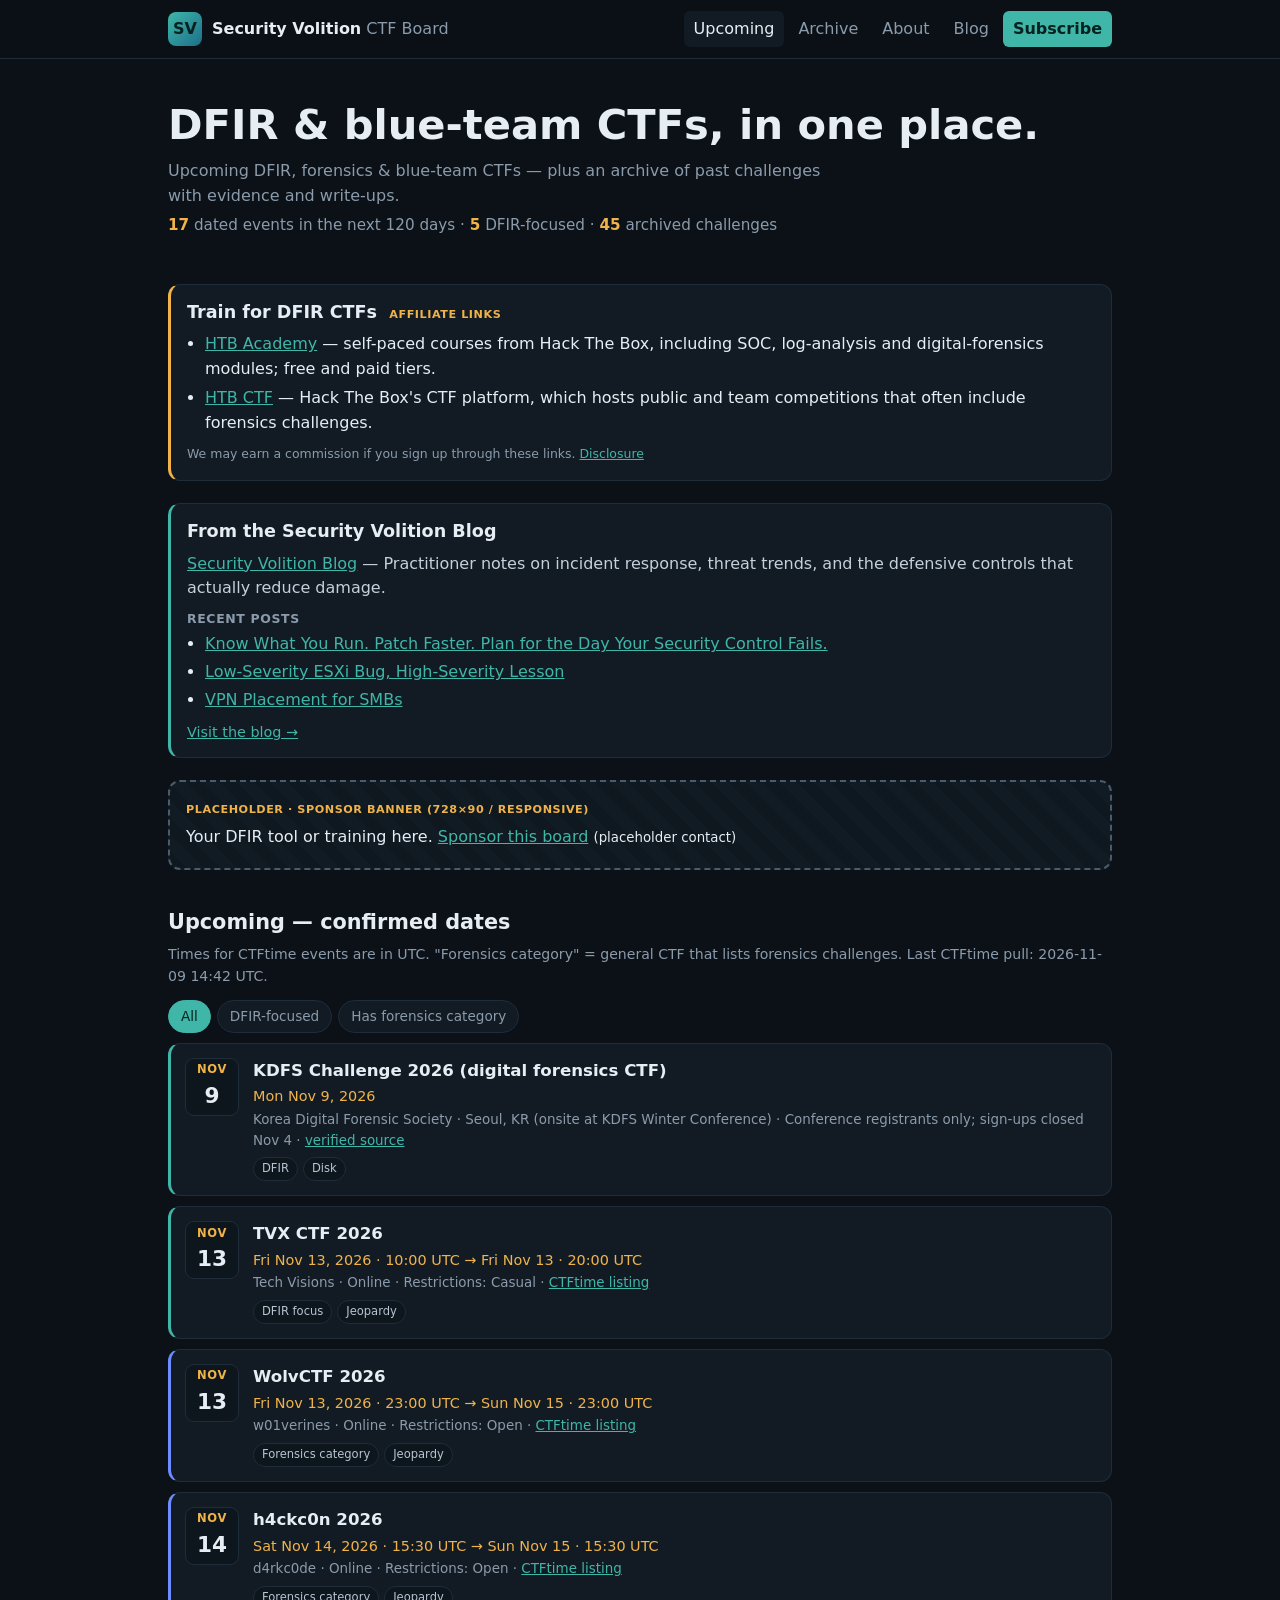
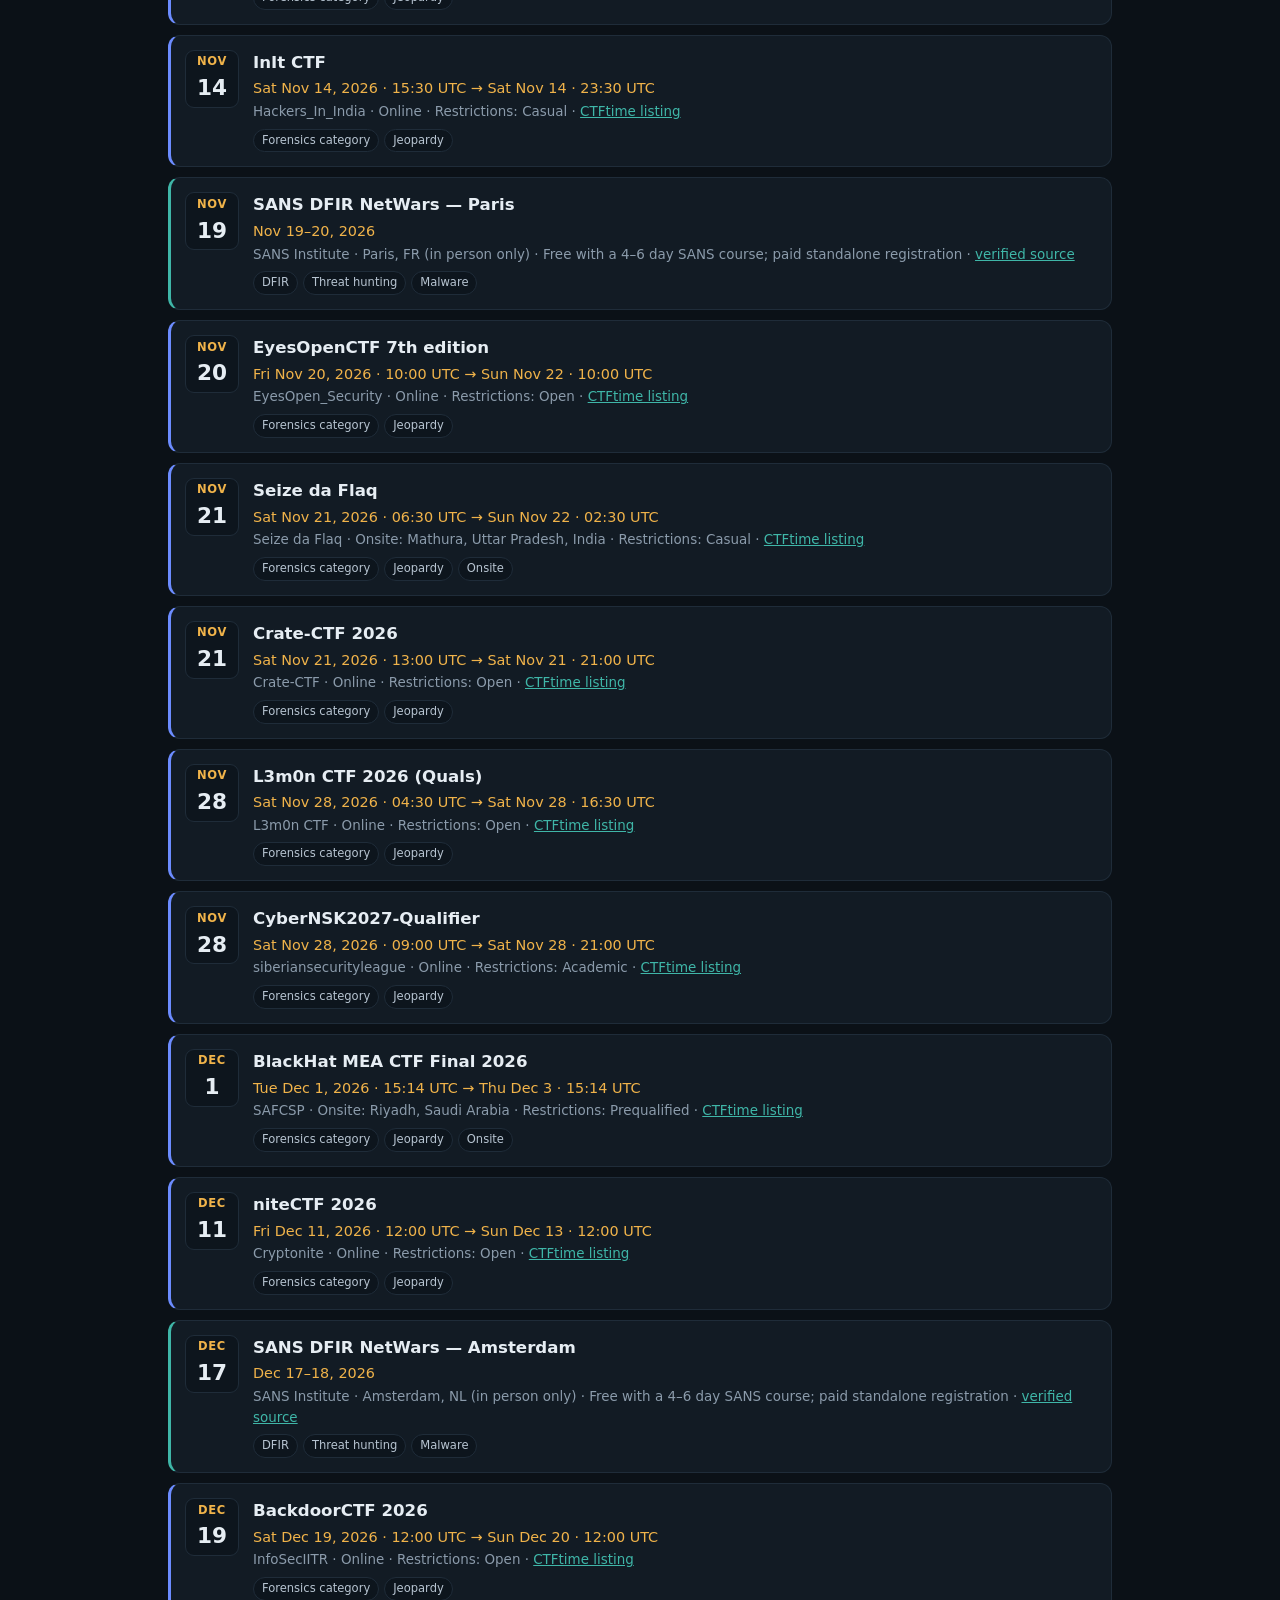
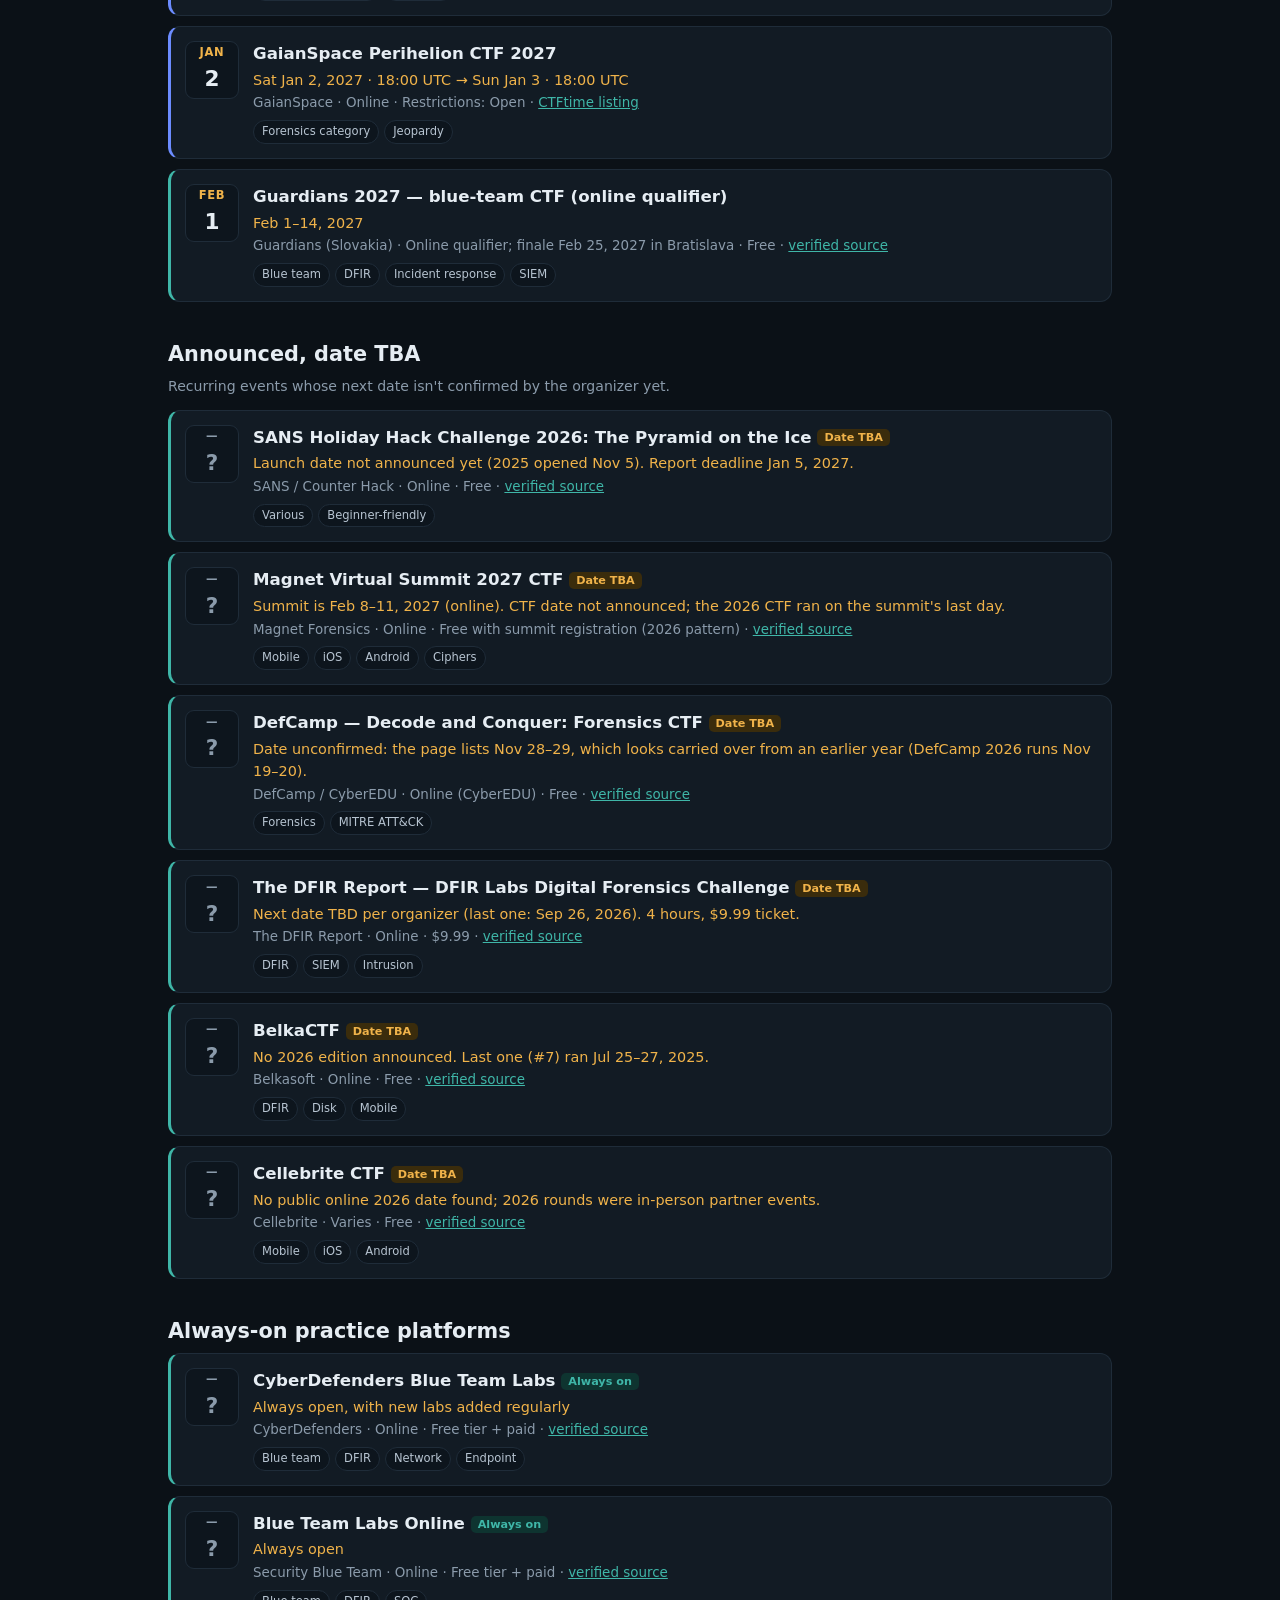
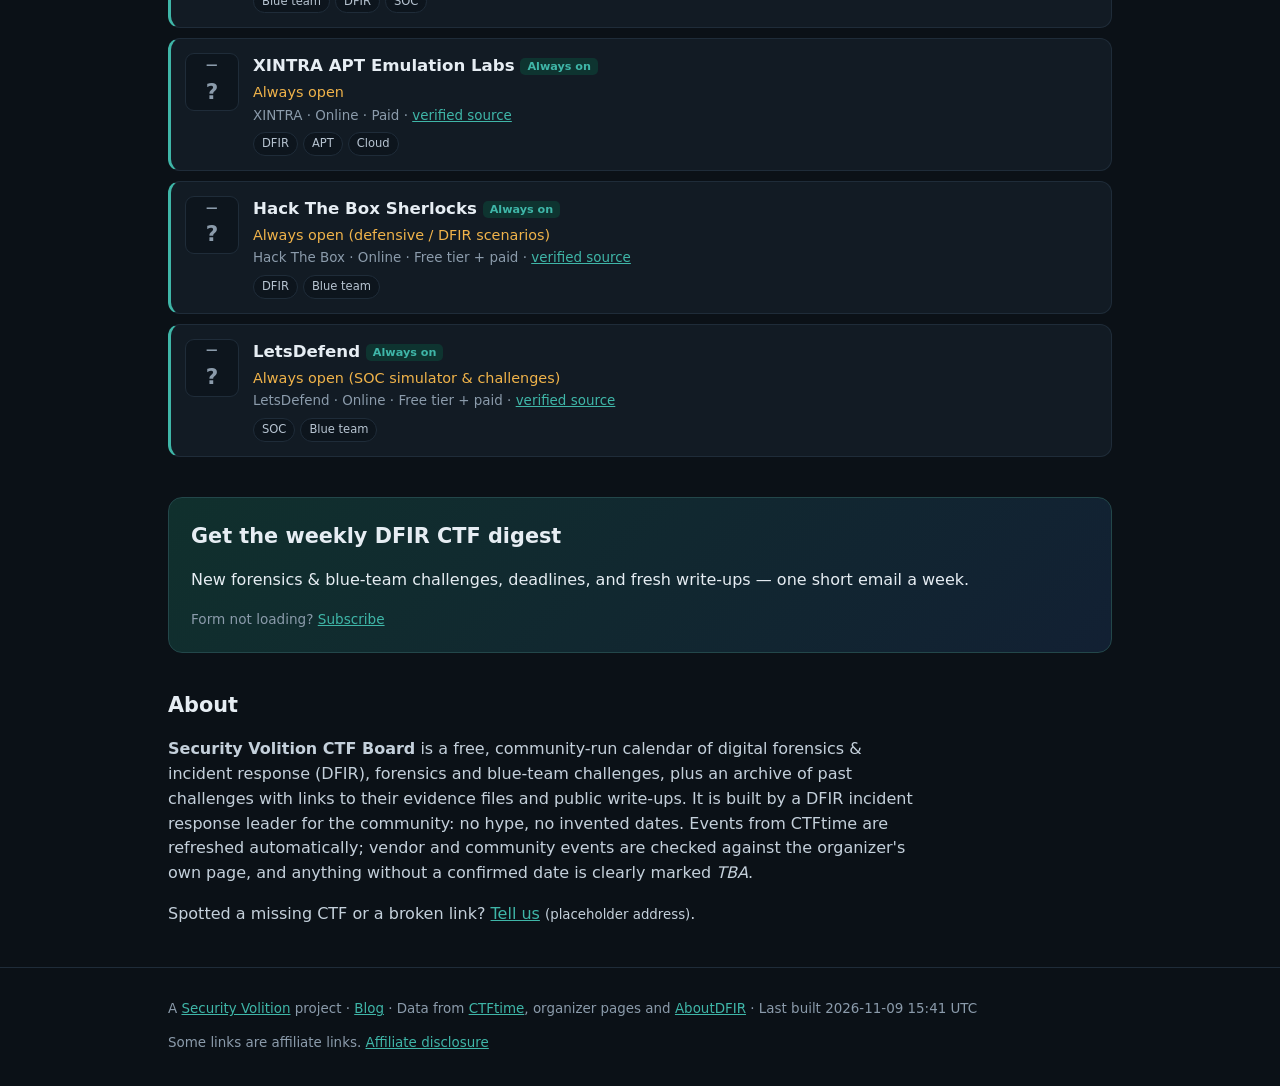
<file: public/index.html>
<!doctype html><html lang="en"><head>
<meta name="impact-site-verification" value="9b114c7c-4e3f-418d-93a8-f9922d272b54">
<meta charset="utf-8"><meta name="viewport" content="width=device-width,initial-scale=1">
<title>Security Volition CTF Board — Upcoming DFIR &amp; forensics CTFs</title>
<meta name="description" content="Upcoming DFIR, forensics &amp; blue-team CTFs — plus an archive of past challenges with evidence and write-ups.">
<link rel="canonical" href="https://ctf.securityvolition.com/">
<meta property="og:title" content="Security Volition CTF Board — Upcoming DFIR &amp; forensics CTFs"><meta property="og:description" content="Upcoming DFIR, forensics &amp; blue-team CTFs — plus an archive of past challenges with evidence and write-ups.">
<meta property="og:url" content="https://ctf.securityvolition.com/"><meta property="og:type" content="website"><meta property="og:site_name" content="Security Volition CTF Board">
<meta name="twitter:card" content="summary">
<link rel="stylesheet" href="style.css">
<script type="text/javascript" async src="https://subscribe-forms.beehiiv.com/attribution.js"></script>
</head><body>
<header class="top"><div class="wrap">
  <a class="logo" href="index.html"><span class="mark">SV</span><span><b>Security Volition</b> <span class="sub">CTF Board</span></span></a>
  <nav><a href="index.html" aria-current=page>Upcoming</a><a href="archive.html">Archive</a><a href="about.html">About</a><a href="https://securityvolition.com/blog/" rel="noopener">Blog</a><a class="cta" href="#newsletter">Subscribe</a></nav>
</div></header>
<main class="wrap"><section class="hero"><h1>DFIR &amp; blue-team CTFs, in one place.</h1><p>Upcoming DFIR, forensics &amp; blue-team CTFs — plus an archive of past challenges with evidence and write-ups.</p>
<p class="stats"><b>17</b> dated events in the next 120 days · <b>5</b> DFIR-focused · <b>45</b> archived challenges</p></section><aside class="train" aria-label="Train for DFIR CTFs (affiliate links)">
  <h2>Train for DFIR CTFs <span class="aff-label">Affiliate links</span></h2>
  <ul>
  <li><a href="https://hacktheboxltd.sjv.io/gRnmL9" rel="sponsored noopener" target="_blank">HTB Academy</a> — self-paced courses from Hack The Box, including SOC, log-analysis and digital-forensics modules; free and paid tiers.</li>
  <li><a href="https://hacktheboxltd.sjv.io/oNKxPm" rel="sponsored noopener" target="_blank">HTB CTF</a> — Hack The Box's CTF platform, which hosts public and team competitions that often include forensics challenges.</li>
  </ul>
  <small>We may earn a commission if you sign up through these links. <a href="about.html#disclosure">Disclosure</a></small>
</aside><aside class="blog" aria-label="Security Volition Blog">
  <h2>From the Security Volition Blog</h2>
  <p class="blog-lead"><a href="https://securityvolition.com/blog/" rel="noopener">Security Volition Blog</a> — Practitioner notes on incident response, threat trends, and the defensive controls that actually reduce damage.</p>
  <p class="blog-recent-label">Recent posts</p><ul class="blog-recent"><li><a href="https://securityvolition.com/blog/2026/11/09/know-what-you-run-patch-faster/" rel="noopener">Know What You Run. Patch Faster. Plan for the Day Your Security Control Fails.</a></li><li><a href="https://securityvolition.com/blog/2026/11/07/low-severity-esxi-bug-high-severity-lesson/" rel="noopener">Low-Severity ESXi Bug, High-Severity Lesson</a></li><li><a href="https://securityvolition.com/blog/2026/11/07/vpn-placement-for-smbs/" rel="noopener">VPN Placement for SMBs</a></li></ul>
  <p class="blog-more"><a href="https://securityvolition.com/blog/" rel="noopener">Visit the blog →</a></p>
</aside><aside class="sponsor placeholder" aria-label="Sponsor slot">
  <span class="ph-label">PLACEHOLDER · Sponsor banner (728×90 / responsive)</span>
  <p>Your DFIR tool or training here. <a href="mailto:sponsor@securityvolition.com">Sponsor this board</a> <small>(placeholder contact)</small></p>
</aside><h2 id="dated">Upcoming — confirmed dates</h2>
<p class="note">Times for CTFtime events are in UTC. "Forensics category" = general CTF that lists forensics challenges. Last CTFtime pull: 2026-11-09 14:42 UTC.</p><div class="filters" role="group" aria-label="Filter"><button data-f="all" class="on">All</button><button data-f="dfir">DFIR-focused</button><button data-f="forensics">Has forensics category</button></div>
<script>document.querySelectorAll('.filters button').forEach(b=>b.onclick=()=>{document.querySelectorAll('.filters button').forEach(x=>x.classList.toggle('on',x===b));document.querySelectorAll('#dated .card').forEach(c=>c.hidden=!(b.dataset.f==='all'||c.dataset.level===b.dataset.f));});</script>
<div class="list" id="dated"><article class="card dfir" data-level="dfir">
  <div class="cal"><b>Nov</b><span>9</span></div>
  <div class="body">
    <h3><a href="https://www.k-dfs.co.kr/notice/?bmode=view&amp;idx=175126219" rel="noopener">KDFS Challenge 2026 (digital forensics CTF)</a> </h3>
    <p class="when">Mon Nov 9, 2026</p>
    <p class="meta">Korea Digital Forensic Society · Seoul, KR (onsite at KDFS Winter Conference) · Conference registrants only; sign-ups closed Nov 4 · <a href="https://www.k-dfs.co.kr/notice/?bmode=view&amp;idx=175126219" rel="noopener">verified source</a></p>
    <div class="tags"><span class="tag">DFIR</span><span class="tag">Disk</span></div>
  </div>
</article><article class="card dfir" data-level="dfir">
  <div class="cal"><b>Nov</b><span>13</span></div>
  <div class="body">
    <h3><a href="https://ctf-techvisions.com/" rel="noopener">TVX CTF 2026</a> </h3>
    <p class="when">Fri Nov 13, 2026 · 10:00 UTC → Fri Nov 13 · 20:00 UTC</p>
    <p class="meta">Tech Visions · Online · Restrictions: Casual · <a href="https://ctftime.org/event/3486/" rel="noopener">CTFtime listing</a></p>
    <div class="tags"><span class="tag">DFIR focus</span><span class="tag">Jeopardy</span></div>
  </div>
</article><article class="card forensics" data-level="forensics">
  <div class="cal"><b>Nov</b><span>13</span></div>
  <div class="body">
    <h3><a href="https://wolvctf.io/" rel="noopener">WolvCTF 2026</a> </h3>
    <p class="when">Fri Nov 13, 2026 · 23:00 UTC → Sun Nov 15 · 23:00 UTC</p>
    <p class="meta">w01verines · Online · Restrictions: Open · <a href="https://ctftime.org/event/3049/" rel="noopener">CTFtime listing</a></p>
    <div class="tags"><span class="tag">Forensics category</span><span class="tag">Jeopardy</span></div>
  </div>
</article><article class="card forensics" data-level="forensics">
  <div class="cal"><b>Nov</b><span>14</span></div>
  <div class="body">
    <h3><a href="https://h4ckc0n.in/" rel="noopener">h4ckc0n 2026</a> </h3>
    <p class="when">Sat Nov 14, 2026 · 15:30 UTC → Sun Nov 15 · 15:30 UTC</p>
    <p class="meta">d4rkc0de · Online · Restrictions: Open · <a href="https://ctftime.org/event/3464/" rel="noopener">CTFtime listing</a></p>
    <div class="tags"><span class="tag">Forensics category</span><span class="tag">Jeopardy</span></div>
  </div>
</article><article class="card forensics" data-level="forensics">
  <div class="cal"><b>Nov</b><span>14</span></div>
  <div class="body">
    <h3><a href="https://hackersinindia.com/init-ctf" rel="noopener">InIt CTF</a> </h3>
    <p class="when">Sat Nov 14, 2026 · 15:30 UTC → Sat Nov 14 · 23:30 UTC</p>
    <p class="meta">Hackers_In_India · Online · Restrictions: Casual · <a href="https://ctftime.org/event/3467/" rel="noopener">CTFtime listing</a></p>
    <div class="tags"><span class="tag">Forensics category</span><span class="tag">Jeopardy</span></div>
  </div>
</article><article class="card dfir" data-level="dfir">
  <div class="cal"><b>Nov</b><span>19</span></div>
  <div class="body">
    <h3><a href="https://www.sans.org/cyber-ranges/upcoming-netwars-tournament" rel="noopener">SANS DFIR NetWars — Paris</a> </h3>
    <p class="when">Nov 19–20, 2026</p>
    <p class="meta">SANS Institute · Paris, FR (in person only) · Free with a 4–6 day SANS course; paid standalone registration · <a href="https://www.sans.org/cyber-security-training-events/paris-november-2026" rel="noopener">verified source</a></p>
    <div class="tags"><span class="tag">DFIR</span><span class="tag">Threat hunting</span><span class="tag">Malware</span></div>
  </div>
</article><article class="card forensics" data-level="forensics">
  <div class="cal"><b>Nov</b><span>20</span></div>
  <div class="body">
    <h3><a href="https://eyesopensecurity.com/ctf-briefing.html" rel="noopener">EyesOpenCTF 7th edition</a> </h3>
    <p class="when">Fri Nov 20, 2026 · 10:00 UTC → Sun Nov 22 · 10:00 UTC</p>
    <p class="meta">EyesOpen_Security · Online · Restrictions: Open · <a href="https://ctftime.org/event/3419/" rel="noopener">CTFtime listing</a></p>
    <div class="tags"><span class="tag">Forensics category</span><span class="tag">Jeopardy</span></div>
  </div>
</article><article class="card forensics" data-level="forensics">
  <div class="cal"><b>Nov</b><span>21</span></div>
  <div class="body">
    <h3><a href="https://seizedaflaq.cyberonites.com/" rel="noopener">Seize da Flaq</a> </h3>
    <p class="when">Sat Nov 21, 2026 · 06:30 UTC → Sun Nov 22 · 02:30 UTC</p>
    <p class="meta">Seize da Flaq · Onsite: Mathura, Uttar Pradesh, India · Restrictions: Casual · <a href="https://ctftime.org/event/3408/" rel="noopener">CTFtime listing</a></p>
    <div class="tags"><span class="tag">Forensics category</span><span class="tag">Jeopardy</span><span class="tag">Onsite</span></div>
  </div>
</article><article class="card forensics" data-level="forensics">
  <div class="cal"><b>Nov</b><span>21</span></div>
  <div class="body">
    <h3><a href="https://foi.se/cratectf" rel="noopener">Crate-CTF 2026</a> </h3>
    <p class="when">Sat Nov 21, 2026 · 13:00 UTC → Sat Nov 21 · 21:00 UTC</p>
    <p class="meta">Crate-CTF · Online · Restrictions: Open · <a href="https://ctftime.org/event/3336/" rel="noopener">CTFtime listing</a></p>
    <div class="tags"><span class="tag">Forensics category</span><span class="tag">Jeopardy</span></div>
  </div>
</article><article class="card forensics" data-level="forensics">
  <div class="cal"><b>Nov</b><span>28</span></div>
  <div class="body">
    <h3><a href="https://l3m0nctf.xyz/" rel="noopener">L3m0n CTF 2026 (Quals)</a> </h3>
    <p class="when">Sat Nov 28, 2026 · 04:30 UTC → Sat Nov 28 · 16:30 UTC</p>
    <p class="meta">L3m0n CTF · Online · Restrictions: Open · <a href="https://ctftime.org/event/3485/" rel="noopener">CTFtime listing</a></p>
    <div class="tags"><span class="tag">Forensics category</span><span class="tag">Jeopardy</span></div>
  </div>
</article><article class="card forensics" data-level="forensics">
  <div class="cal"><b>Nov</b><span>28</span></div>
  <div class="body">
    <h3><a href="https://quals.sslctf.ru/" rel="noopener">CyberNSK2027-Qualifier</a> </h3>
    <p class="when">Sat Nov 28, 2026 · 09:00 UTC → Sat Nov 28 · 21:00 UTC</p>
    <p class="meta">siberiansecurityleague · Online · Restrictions: Academic · <a href="https://ctftime.org/event/3489/" rel="noopener">CTFtime listing</a></p>
    <div class="tags"><span class="tag">Forensics category</span><span class="tag">Jeopardy</span></div>
  </div>
</article><article class="card forensics" data-level="forensics">
  <div class="cal"><b>Dec</b><span>1</span></div>
  <div class="body">
    <h3><a href="https://blackhatmea.com/capture-the-flag" rel="noopener">BlackHat MEA CTF Final 2026</a> </h3>
    <p class="when">Tue Dec 1, 2026 · 15:14 UTC → Thu Dec 3 · 15:14 UTC</p>
    <p class="meta">SAFCSP · Onsite: Riyadh, Saudi Arabia · Restrictions: Prequalified · <a href="https://ctftime.org/event/3386/" rel="noopener">CTFtime listing</a></p>
    <div class="tags"><span class="tag">Forensics category</span><span class="tag">Jeopardy</span><span class="tag">Onsite</span></div>
  </div>
</article><article class="card forensics" data-level="forensics">
  <div class="cal"><b>Dec</b><span>11</span></div>
  <div class="body">
    <h3><a href="https://nitectf.cryptonitemit.in/" rel="noopener">niteCTF 2026</a> </h3>
    <p class="when">Fri Dec 11, 2026 · 12:00 UTC → Sun Dec 13 · 12:00 UTC</p>
    <p class="meta">Cryptonite · Online · Restrictions: Open · <a href="https://ctftime.org/event/3367/" rel="noopener">CTFtime listing</a></p>
    <div class="tags"><span class="tag">Forensics category</span><span class="tag">Jeopardy</span></div>
  </div>
</article><article class="card dfir" data-level="dfir">
  <div class="cal"><b>Dec</b><span>17</span></div>
  <div class="body">
    <h3><a href="https://www.sans.org/cyber-ranges/upcoming-netwars-tournament" rel="noopener">SANS DFIR NetWars — Amsterdam</a> </h3>
    <p class="when">Dec 17–18, 2026</p>
    <p class="meta">SANS Institute · Amsterdam, NL (in person only) · Free with a 4–6 day SANS course; paid standalone registration · <a href="https://www.sans.org/cyber-security-training-events/amsterdam-december-2026" rel="noopener">verified source</a></p>
    <div class="tags"><span class="tag">DFIR</span><span class="tag">Threat hunting</span><span class="tag">Malware</span></div>
  </div>
</article><article class="card forensics" data-level="forensics">
  <div class="cal"><b>Dec</b><span>19</span></div>
  <div class="body">
    <h3><a href="https://backdoor.infoseciitr.in/" rel="noopener">BackdoorCTF 2026</a> </h3>
    <p class="when">Sat Dec 19, 2026 · 12:00 UTC → Sun Dec 20 · 12:00 UTC</p>
    <p class="meta">InfoSecIITR · Online · Restrictions: Open · <a href="https://ctftime.org/event/3472/" rel="noopener">CTFtime listing</a></p>
    <div class="tags"><span class="tag">Forensics category</span><span class="tag">Jeopardy</span></div>
  </div>
</article><article class="card forensics" data-level="forensics">
  <div class="cal"><b>Jan</b><span>2</span></div>
  <div class="body">
    <h3><a href="https://gaian.space/ctf" rel="noopener">GaianSpace Perihelion CTF 2027</a> </h3>
    <p class="when">Sat Jan 2, 2027 · 18:00 UTC → Sun Jan 3 · 18:00 UTC</p>
    <p class="meta">GaianSpace · Online · Restrictions: Open · <a href="https://ctftime.org/event/3492/" rel="noopener">CTFtime listing</a></p>
    <div class="tags"><span class="tag">Forensics category</span><span class="tag">Jeopardy</span></div>
  </div>
</article><article class="card dfir" data-level="dfir">
  <div class="cal"><b>Feb</b><span>1</span></div>
  <div class="body">
    <h3><a href="https://www.guardians.sk/guardians-2027/" rel="noopener">Guardians 2027 — blue-team CTF (online qualifier)</a> </h3>
    <p class="when">Feb 1–14, 2027</p>
    <p class="meta">Guardians (Slovakia) · Online qualifier; finale Feb 25, 2027 in Bratislava · Free · <a href="https://www.guardians.sk/guardians-2027/" rel="noopener">verified source</a></p>
    <div class="tags"><span class="tag">Blue team</span><span class="tag">DFIR</span><span class="tag">Incident response</span><span class="tag">SIEM</span></div>
  </div>
</article></div>
<h2>Announced, date TBA</h2><p class="note">Recurring events whose next date isn't confirmed by the organizer yet.</p>
<div class="list"><article class="card dfir" data-level="dfir">
  <div class="cal tbd"><b>—</b><span>?</span></div>
  <div class="body">
    <h3><a href="https://www.sans.org/cyber-ranges/holiday-hack-challenge" rel="noopener">SANS Holiday Hack Challenge 2026: The Pyramid on the Ice</a> <span class="badge tba">Date TBA</span></h3>
    <p class="when">Launch date not announced yet (2025 opened Nov 5). Report deadline Jan 5, 2027.</p>
    <p class="meta">SANS / Counter Hack · Online · Free · <a href="https://www.sans.org/cyber-ranges/holiday-hack-challenge" rel="noopener">verified source</a></p>
    <div class="tags"><span class="tag">Various</span><span class="tag">Beginner-friendly</span></div>
  </div>
</article><article class="card dfir" data-level="dfir">
  <div class="cal tbd"><b>—</b><span>?</span></div>
  <div class="body">
    <h3><a href="https://www.magnetforensics.com/blog/submissions-now-open-to-present-at-magnet-user-summit-magnet-virtual-summit-2027/" rel="noopener">Magnet Virtual Summit 2027 CTF</a> <span class="badge tba">Date TBA</span></h3>
    <p class="when">Summit is Feb 8–11, 2027 (online). CTF date not announced; the 2026 CTF ran on the summit&#x27;s last day.</p>
    <p class="meta">Magnet Forensics · Online · Free with summit registration (2026 pattern) · <a href="https://www.magnetforensics.com/blog/submissions-now-open-to-present-at-magnet-user-summit-magnet-virtual-summit-2027/" rel="noopener">verified source</a></p>
    <div class="tags"><span class="tag">Mobile</span><span class="tag">iOS</span><span class="tag">Android</span><span class="tag">Ciphers</span></div>
  </div>
</article><article class="card dfir" data-level="dfir">
  <div class="cal tbd"><b>—</b><span>?</span></div>
  <div class="body">
    <h3><a href="https://def.camp/competitions/decode-and-conquer-forensics-ctf-challenge/" rel="noopener">DefCamp — Decode and Conquer: Forensics CTF</a> <span class="badge tba">Date TBA</span></h3>
    <p class="when">Date unconfirmed: the page lists Nov 28–29, which looks carried over from an earlier year (DefCamp 2026 runs Nov 19–20).</p>
    <p class="meta">DefCamp / CyberEDU · Online (CyberEDU) · Free · <a href="https://def.camp/competitions/decode-and-conquer-forensics-ctf-challenge/" rel="noopener">verified source</a></p>
    <div class="tags"><span class="tag">Forensics</span><span class="tag">MITRE ATT&amp;CK</span></div>
  </div>
</article><article class="card dfir" data-level="dfir">
  <div class="cal tbd"><b>—</b><span>?</span></div>
  <div class="body">
    <h3><a href="https://dfirlabs.thedfirreport.com/dfirchallenge" rel="noopener">The DFIR Report — DFIR Labs Digital Forensics Challenge</a> <span class="badge tba">Date TBA</span></h3>
    <p class="when">Next date TBD per organizer (last one: Sep 26, 2026). 4 hours, $9.99 ticket.</p>
    <p class="meta">The DFIR Report · Online · $9.99 · <a href="https://dfirlabs.thedfirreport.com/dfirchallenge" rel="noopener">verified source</a></p>
    <div class="tags"><span class="tag">DFIR</span><span class="tag">SIEM</span><span class="tag">Intrusion</span></div>
  </div>
</article><article class="card dfir" data-level="dfir">
  <div class="cal tbd"><b>—</b><span>?</span></div>
  <div class="body">
    <h3><a href="https://belkasoft.com/ctf" rel="noopener">BelkaCTF</a> <span class="badge tba">Date TBA</span></h3>
    <p class="when">No 2026 edition announced. Last one (#7) ran Jul 25–27, 2025.</p>
    <p class="meta">Belkasoft · Online · Free · <a href="https://belkasoft.com/ctf" rel="noopener">verified source</a></p>
    <div class="tags"><span class="tag">DFIR</span><span class="tag">Disk</span><span class="tag">Mobile</span></div>
  </div>
</article><article class="card dfir" data-level="dfir">
  <div class="cal tbd"><b>—</b><span>?</span></div>
  <div class="body">
    <h3><a href="https://ctf.cellebrite.com/login" rel="noopener">Cellebrite CTF</a> <span class="badge tba">Date TBA</span></h3>
    <p class="when">No public online 2026 date found; 2026 rounds were in-person partner events.</p>
    <p class="meta">Cellebrite · Varies · Free · <a href="https://ctf.cellebrite.com/login" rel="noopener">verified source</a></p>
    <div class="tags"><span class="tag">Mobile</span><span class="tag">iOS</span><span class="tag">Android</span></div>
  </div>
</article></div>
<h2>Always-on practice platforms</h2><div class="list"><article class="card dfir" data-level="dfir">
  <div class="cal tbd"><b>—</b><span>?</span></div>
  <div class="body">
    <h3><a href="https://cyberdefenders.org/blue-team-labs/" rel="noopener">CyberDefenders Blue Team Labs</a> <span class="badge on">Always on</span></h3>
    <p class="when">Always open, with new labs added regularly</p>
    <p class="meta">CyberDefenders · Online · Free tier + paid · <a href="https://cyberdefenders.org/blue-team-labs/" rel="noopener">verified source</a></p>
    <div class="tags"><span class="tag">Blue team</span><span class="tag">DFIR</span><span class="tag">Network</span><span class="tag">Endpoint</span></div>
  </div>
</article><article class="card dfir" data-level="dfir">
  <div class="cal tbd"><b>—</b><span>?</span></div>
  <div class="body">
    <h3><a href="https://blueteamlabs.online/" rel="noopener">Blue Team Labs Online</a> <span class="badge on">Always on</span></h3>
    <p class="when">Always open</p>
    <p class="meta">Security Blue Team · Online · Free tier + paid · <a href="https://blueteamlabs.online/" rel="noopener">verified source</a></p>
    <div class="tags"><span class="tag">Blue team</span><span class="tag">DFIR</span><span class="tag">SOC</span></div>
  </div>
</article><article class="card dfir" data-level="dfir">
  <div class="cal tbd"><b>—</b><span>?</span></div>
  <div class="body">
    <h3><a href="https://www.xintra.org/labs/" rel="noopener">XINTRA APT Emulation Labs</a> <span class="badge on">Always on</span></h3>
    <p class="when">Always open</p>
    <p class="meta">XINTRA · Online · Paid · <a href="https://www.xintra.org/labs/" rel="noopener">verified source</a></p>
    <div class="tags"><span class="tag">DFIR</span><span class="tag">APT</span><span class="tag">Cloud</span></div>
  </div>
</article><article class="card dfir" data-level="dfir">
  <div class="cal tbd"><b>—</b><span>?</span></div>
  <div class="body">
    <h3><a href="https://app.hackthebox.com/sherlocks" rel="noopener">Hack The Box Sherlocks</a> <span class="badge on">Always on</span></h3>
    <p class="when">Always open (defensive / DFIR scenarios)</p>
    <p class="meta">Hack The Box · Online · Free tier + paid · <a href="https://www.hackthebox.com/" rel="noopener">verified source</a></p>
    <div class="tags"><span class="tag">DFIR</span><span class="tag">Blue team</span></div>
  </div>
</article><article class="card dfir" data-level="dfir">
  <div class="cal tbd"><b>—</b><span>?</span></div>
  <div class="body">
    <h3><a href="https://letsdefend.io/" rel="noopener">LetsDefend</a> <span class="badge on">Always on</span></h3>
    <p class="when">Always open (SOC simulator &amp; challenges)</p>
    <p class="meta">LetsDefend · Online · Free tier + paid · <a href="https://letsdefend.io/" rel="noopener">verified source</a></p>
    <div class="tags"><span class="tag">SOC</span><span class="tag">Blue team</span></div>
  </div>
</article></div>
<section class="newsletter" id="newsletter">
  <h2>Get the weekly DFIR CTF digest</h2>
  <p>New forensics & blue-team challenges, deadlines, and fresh write-ups — one short email a week.</p>
  <script async src="https://subscribe-forms.beehiiv.com/v3/loader.js" data-beehiiv-form="9ef17098-b64a-40a9-b1b4-3d255dc6d026"></script>
  <p class="fallback">Form not loading? <a href="https://dfirctfboard.beehiiv.com/subscribe" rel="noopener">Subscribe</a></p>
</section><section class="about" id="about"><h2>About</h2>
<p><strong>Security Volition CTF Board</strong> is a free, community-run calendar of digital forensics &amp; incident response (DFIR), forensics and blue-team challenges, plus an archive of past challenges with links to their evidence files and public write-ups. It is built by a DFIR incident response leader for the community: no hype, no invented dates. Events from CTFtime are refreshed automatically; vendor and community events are checked against the organizer's own page, and anything without a confirmed date is clearly marked <em>TBA</em>.</p>
<p>Spotted a missing CTF or a broken link? <a href="mailto:ctf@securityvolition.com">Tell us</a> <small>(placeholder address)</small>.</p></section></main>
<footer><div class="wrap">
<p>A <a href="https://securityvolition.com">Security Volition</a> project · <a href="https://securityvolition.com/blog/" rel="noopener">Blog</a> · Data from <a href="https://ctftime.org/">CTFtime</a>, organizer pages and <a href="https://aboutdfir.com/education/challenges-ctfs/">AboutDFIR</a> · Last built 2026-11-09 15:41 UTC</p>
<p>Some links are affiliate links. <a href="about.html#disclosure">Affiliate disclosure</a></p></div></footer>
</body></html>
</file>
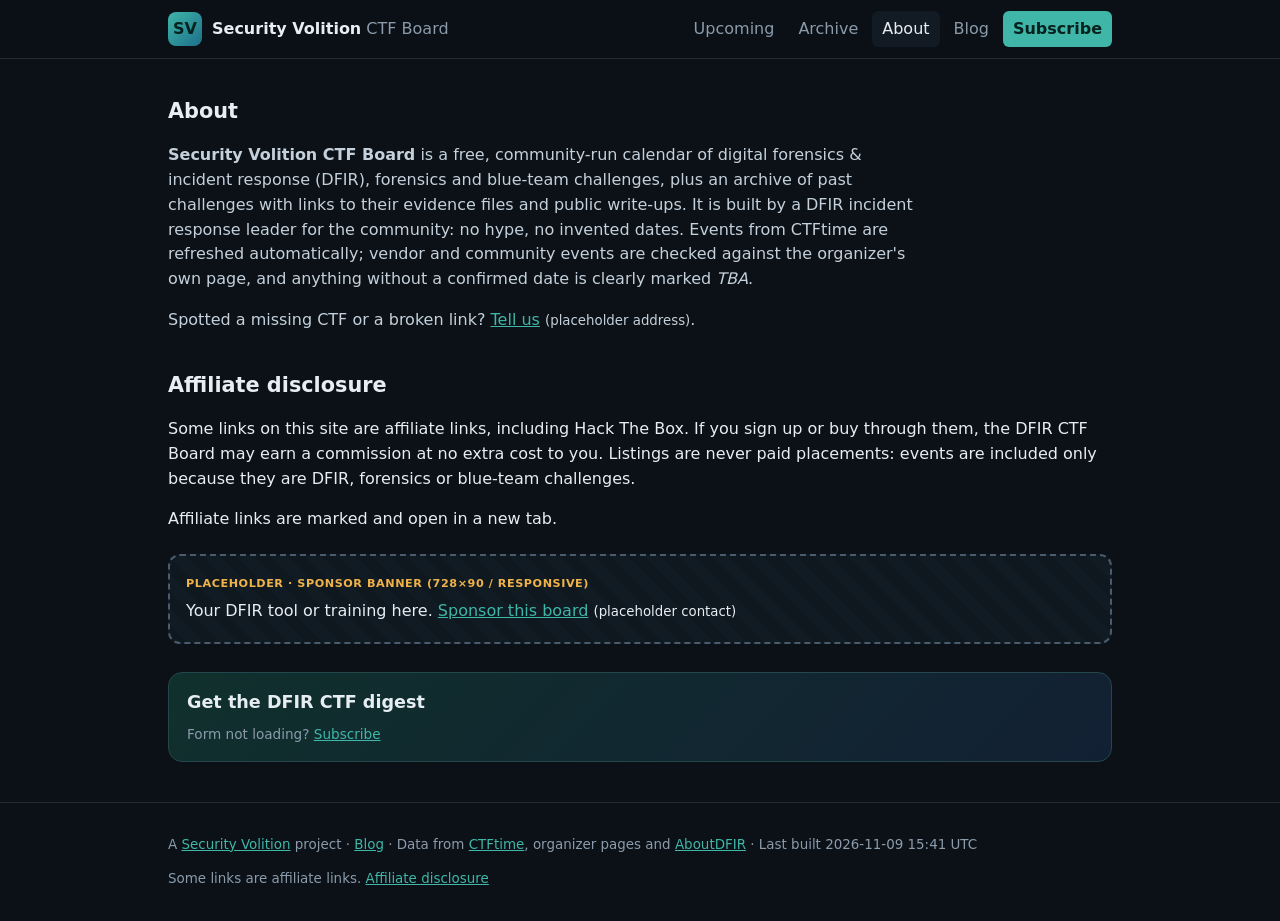
<file: public/about.html>
<!doctype html><html lang="en"><head>
<meta name="impact-site-verification" value="9b114c7c-4e3f-418d-93a8-f9922d272b54">
<meta charset="utf-8"><meta name="viewport" content="width=device-width,initial-scale=1">
<title>About — Security Volition CTF Board</title>
<meta name="description" content="About the Security Volition CTF Board.">
<link rel="canonical" href="https://ctf.securityvolition.com/about.html">
<meta property="og:title" content="About — Security Volition CTF Board"><meta property="og:description" content="About the Security Volition CTF Board.">
<meta property="og:url" content="https://ctf.securityvolition.com/about.html"><meta property="og:type" content="website"><meta property="og:site_name" content="Security Volition CTF Board">
<meta name="twitter:card" content="summary">
<link rel="stylesheet" href="style.css">
<script type="text/javascript" async src="https://subscribe-forms.beehiiv.com/attribution.js"></script>
</head><body>
<header class="top"><div class="wrap">
  <a class="logo" href="index.html"><span class="mark">SV</span><span><b>Security Volition</b> <span class="sub">CTF Board</span></span></a>
  <nav><a href="index.html">Upcoming</a><a href="archive.html">Archive</a><a href="about.html" aria-current=page>About</a><a href="https://securityvolition.com/blog/" rel="noopener">Blog</a><a class="cta" href="#newsletter">Subscribe</a></nav>
</div></header>
<main class="wrap"><section class="about" id="about"><h2>About</h2>
<p><strong>Security Volition CTF Board</strong> is a free, community-run calendar of digital forensics &amp; incident response (DFIR), forensics and blue-team challenges, plus an archive of past challenges with links to their evidence files and public write-ups. It is built by a DFIR incident response leader for the community: no hype, no invented dates. Events from CTFtime are refreshed automatically; vendor and community events are checked against the organizer's own page, and anything without a confirmed date is clearly marked <em>TBA</em>.</p>
<p>Spotted a missing CTF or a broken link? <a href="mailto:ctf@securityvolition.com">Tell us</a> <small>(placeholder address)</small>.</p></section><section class="disclosure" id="disclosure"><h2>Affiliate disclosure</h2>
<p>Some links on this site are affiliate links, including Hack The Box. If you sign up or buy through them, the DFIR CTF Board may earn a commission at no extra cost to you. Listings are never paid placements: events are included only because they are DFIR, forensics or blue-team challenges.</p>
<p>Affiliate links are marked and open in a new tab.</p></section><aside class="sponsor placeholder" aria-label="Sponsor slot">
  <span class="ph-label">PLACEHOLDER · Sponsor banner (728×90 / responsive)</span>
  <p>Your DFIR tool or training here. <a href="mailto:sponsor@securityvolition.com">Sponsor this board</a> <small>(placeholder contact)</small></p>
</aside><section class="newsletter small" id="newsletter">
  <h2>Get the DFIR CTF digest</h2>
  <script async src="https://subscribe-forms.beehiiv.com/v3/loader.js" data-beehiiv-form="9ef17098-b64a-40a9-b1b4-3d255dc6d026"></script>
  <p class="fallback">Form not loading? <a href="https://dfirctfboard.beehiiv.com/subscribe" rel="noopener">Subscribe</a></p>
</section></main>
<footer><div class="wrap">
<p>A <a href="https://securityvolition.com">Security Volition</a> project · <a href="https://securityvolition.com/blog/" rel="noopener">Blog</a> · Data from <a href="https://ctftime.org/">CTFtime</a>, organizer pages and <a href="https://aboutdfir.com/education/challenges-ctfs/">AboutDFIR</a> · Last built 2026-11-09 15:41 UTC</p>
<p>Some links are affiliate links. <a href="about.html#disclosure">Affiliate disclosure</a></p></div></footer>
</body></html>
</file>
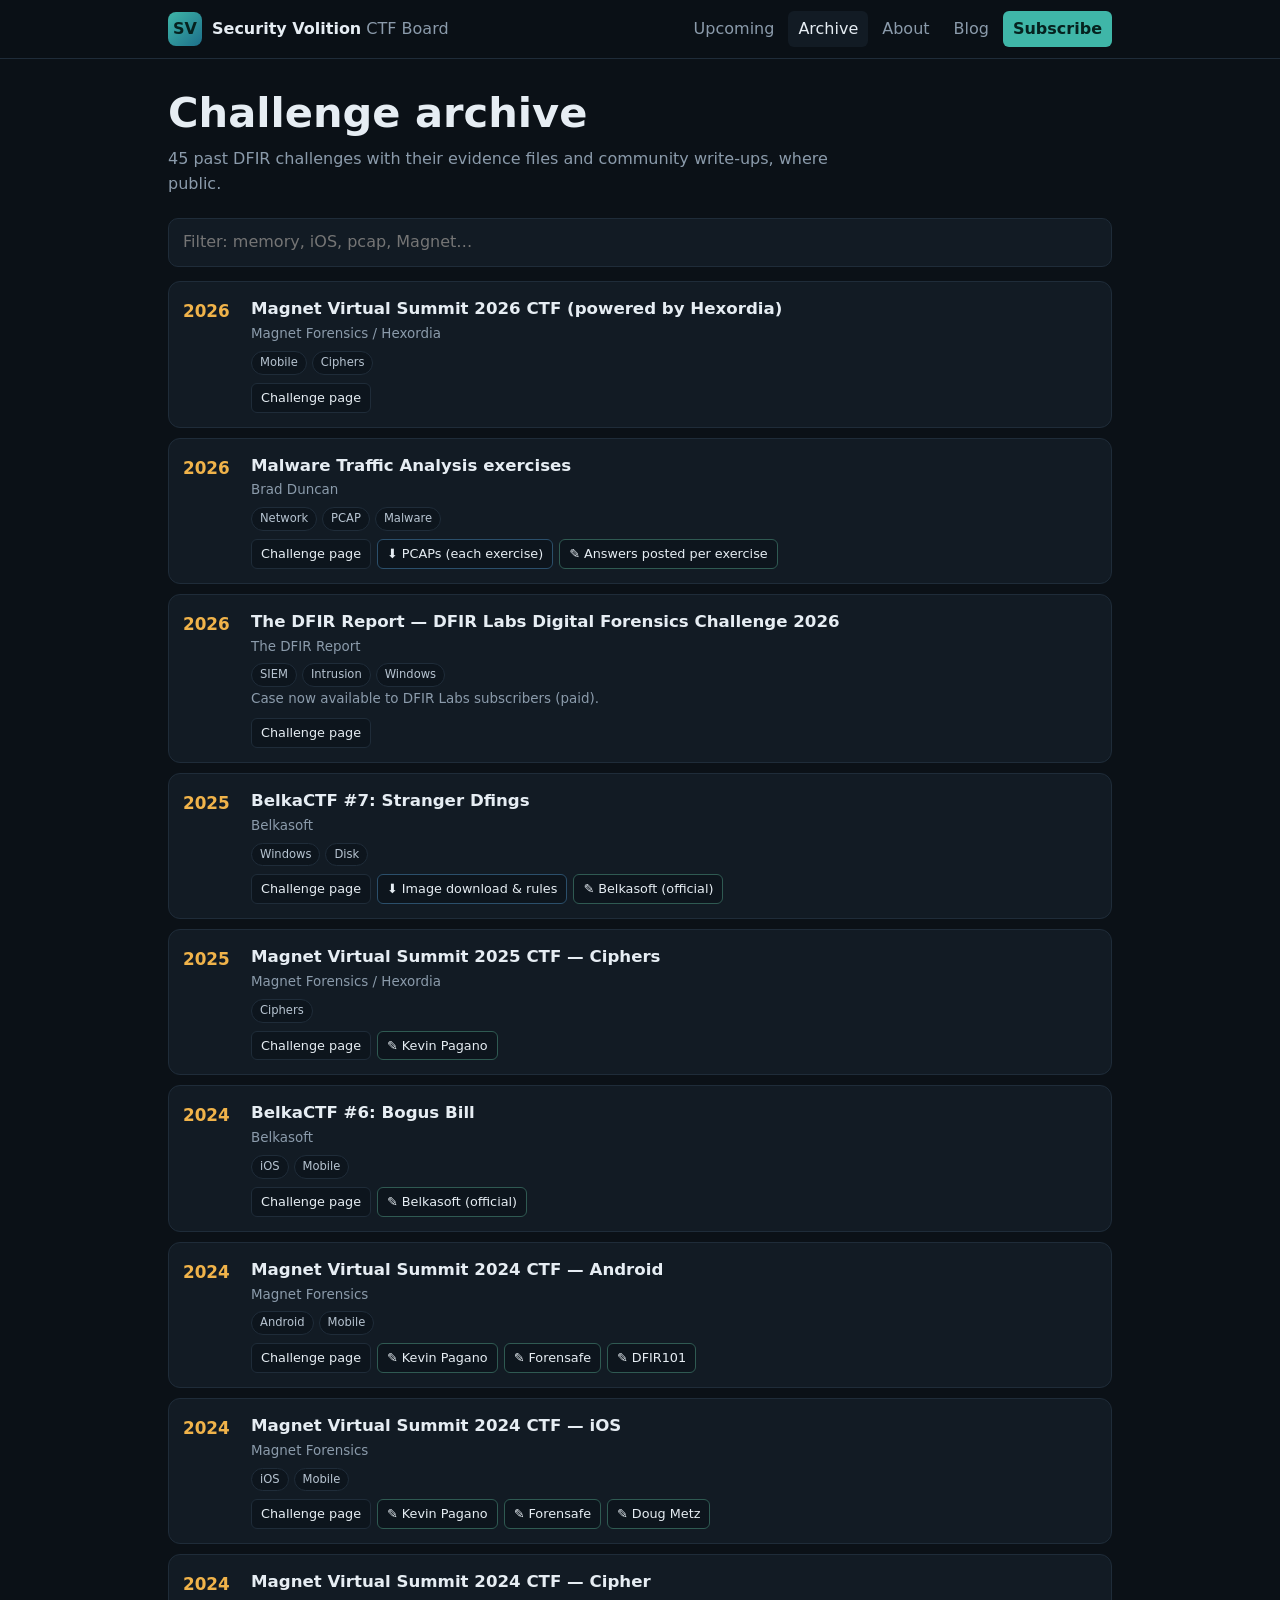
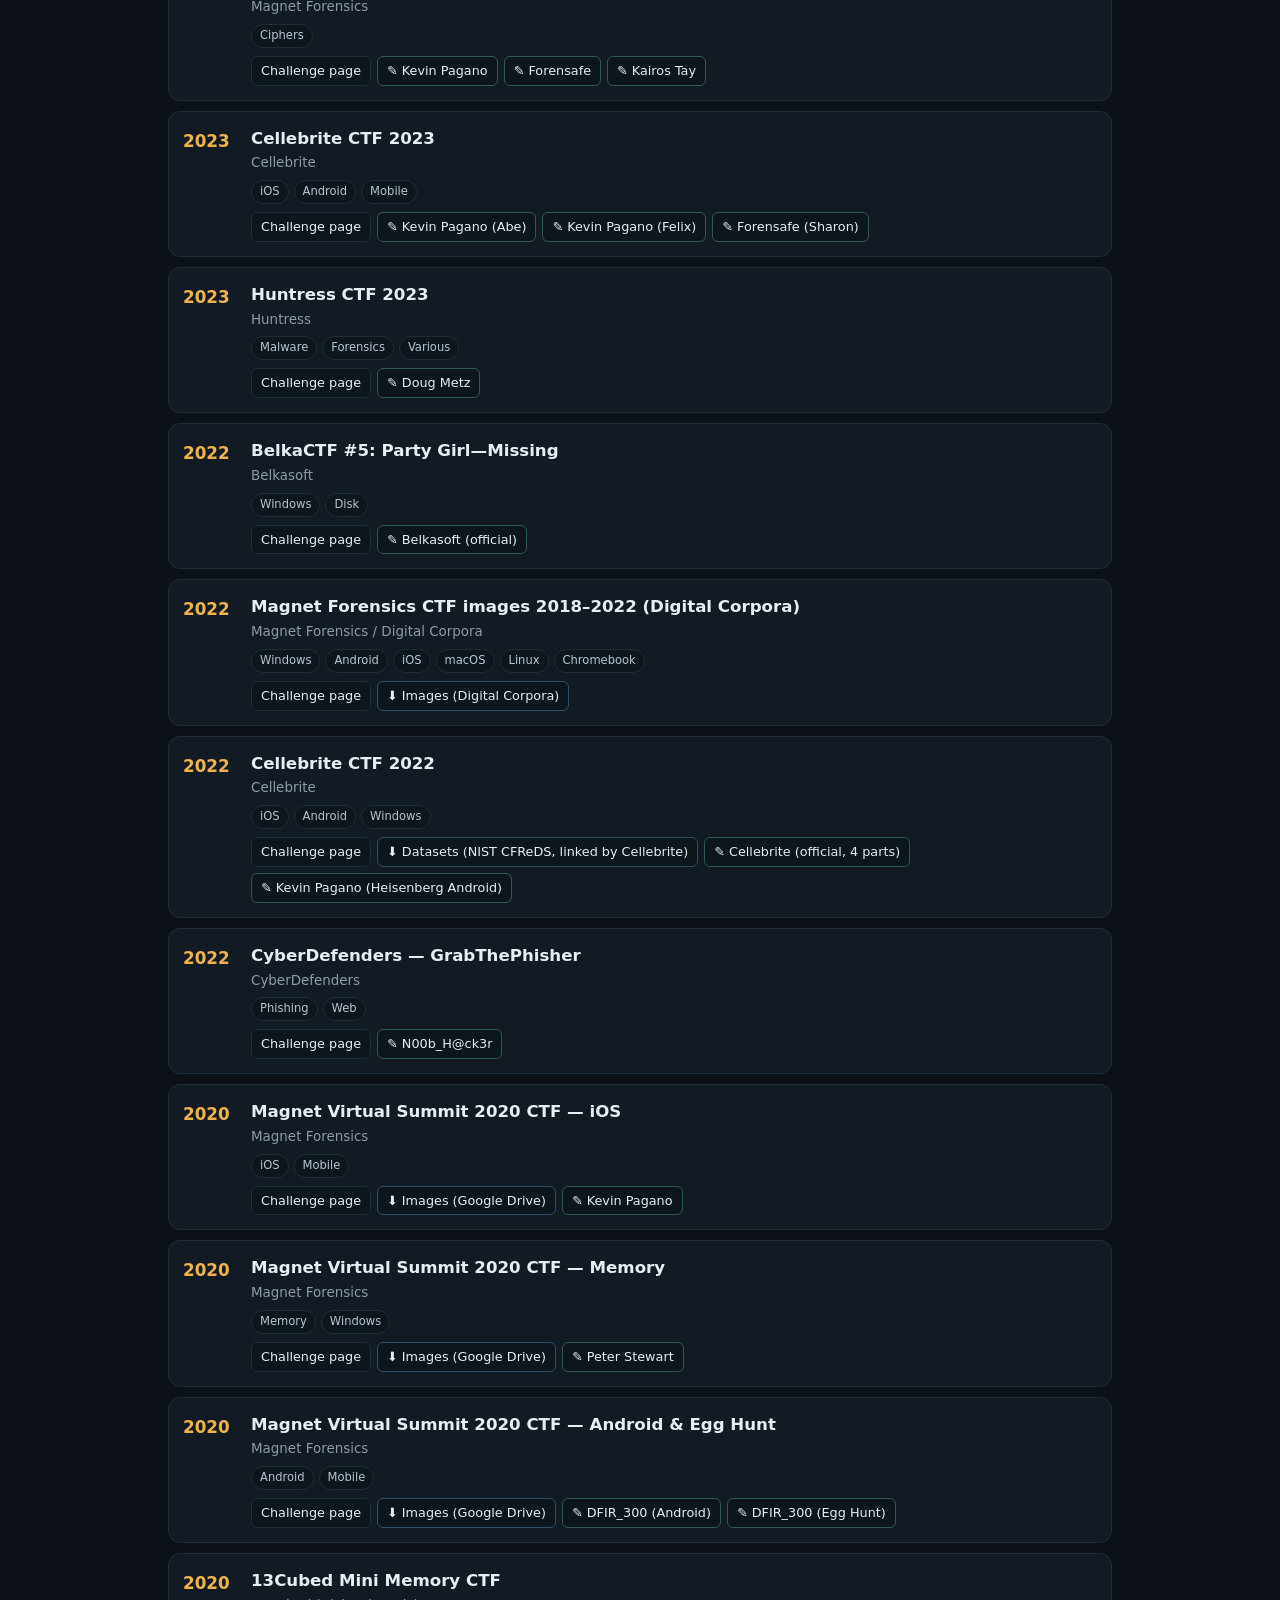
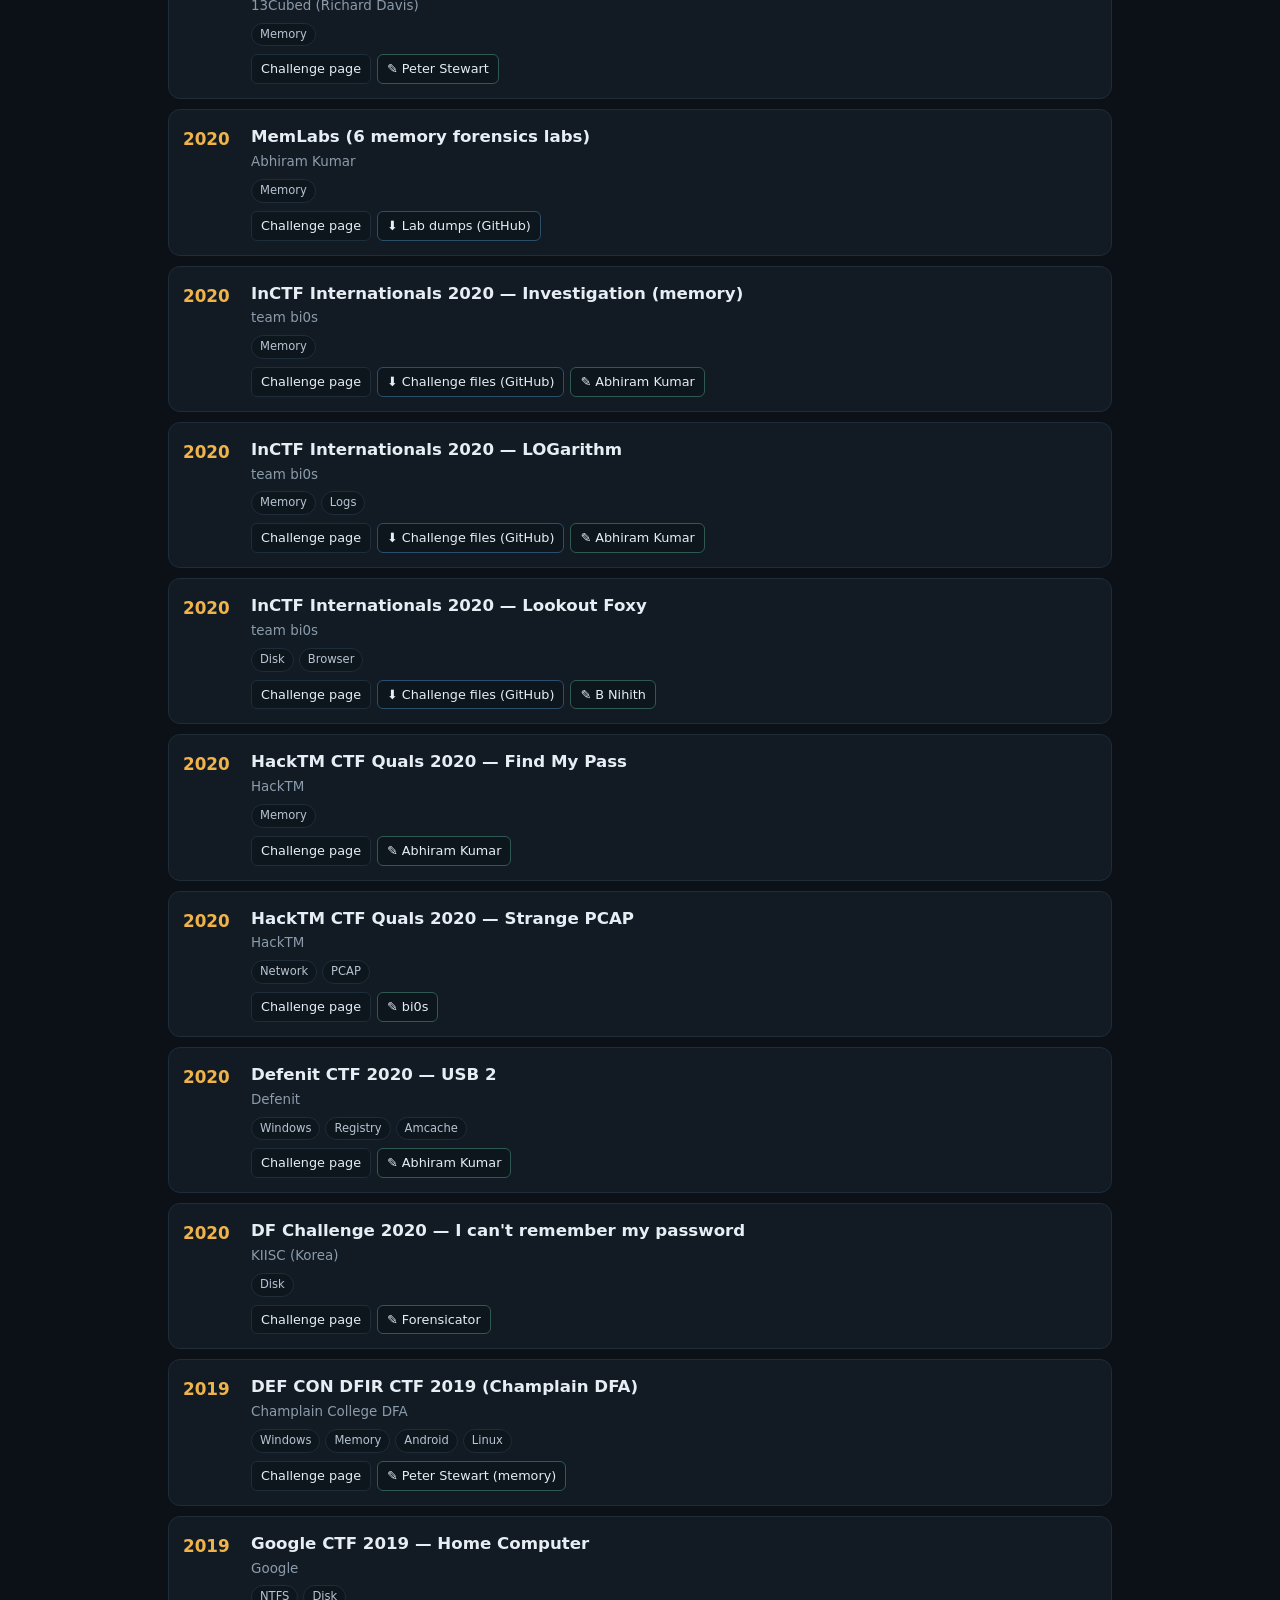
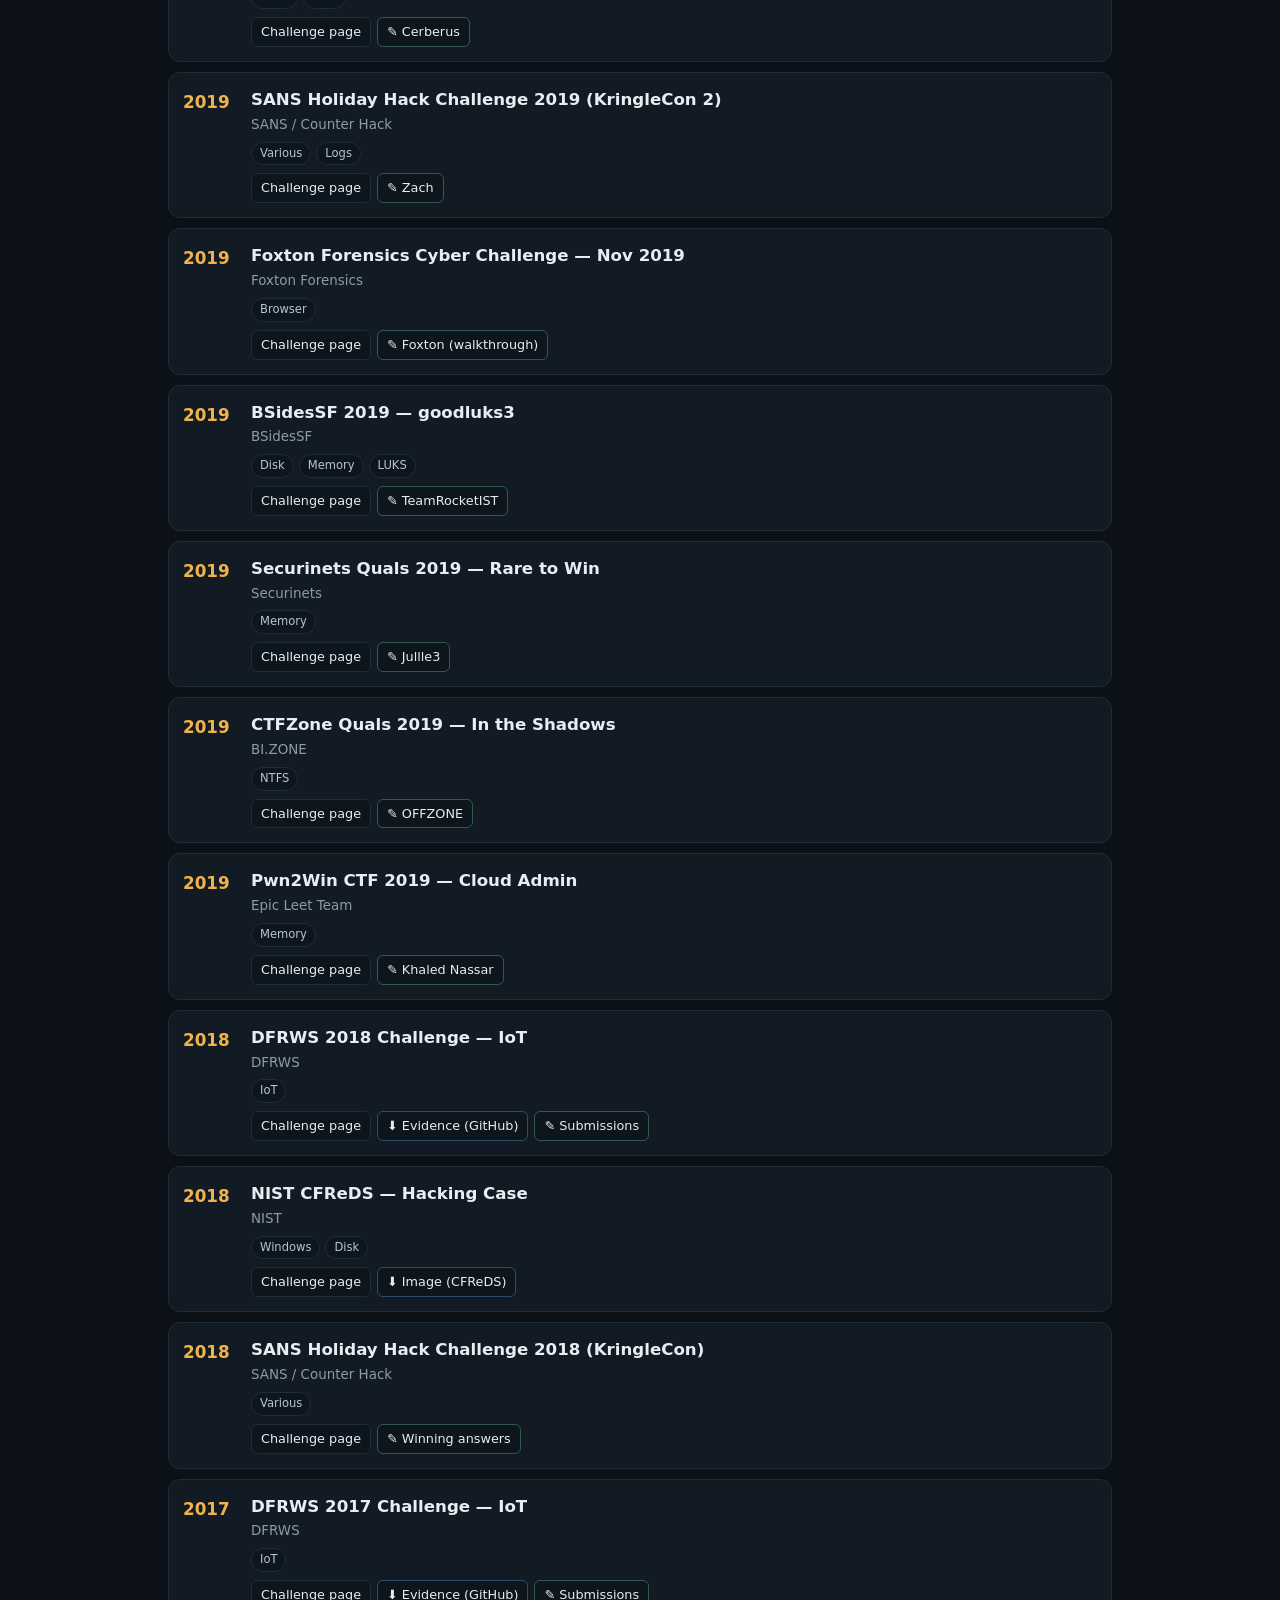
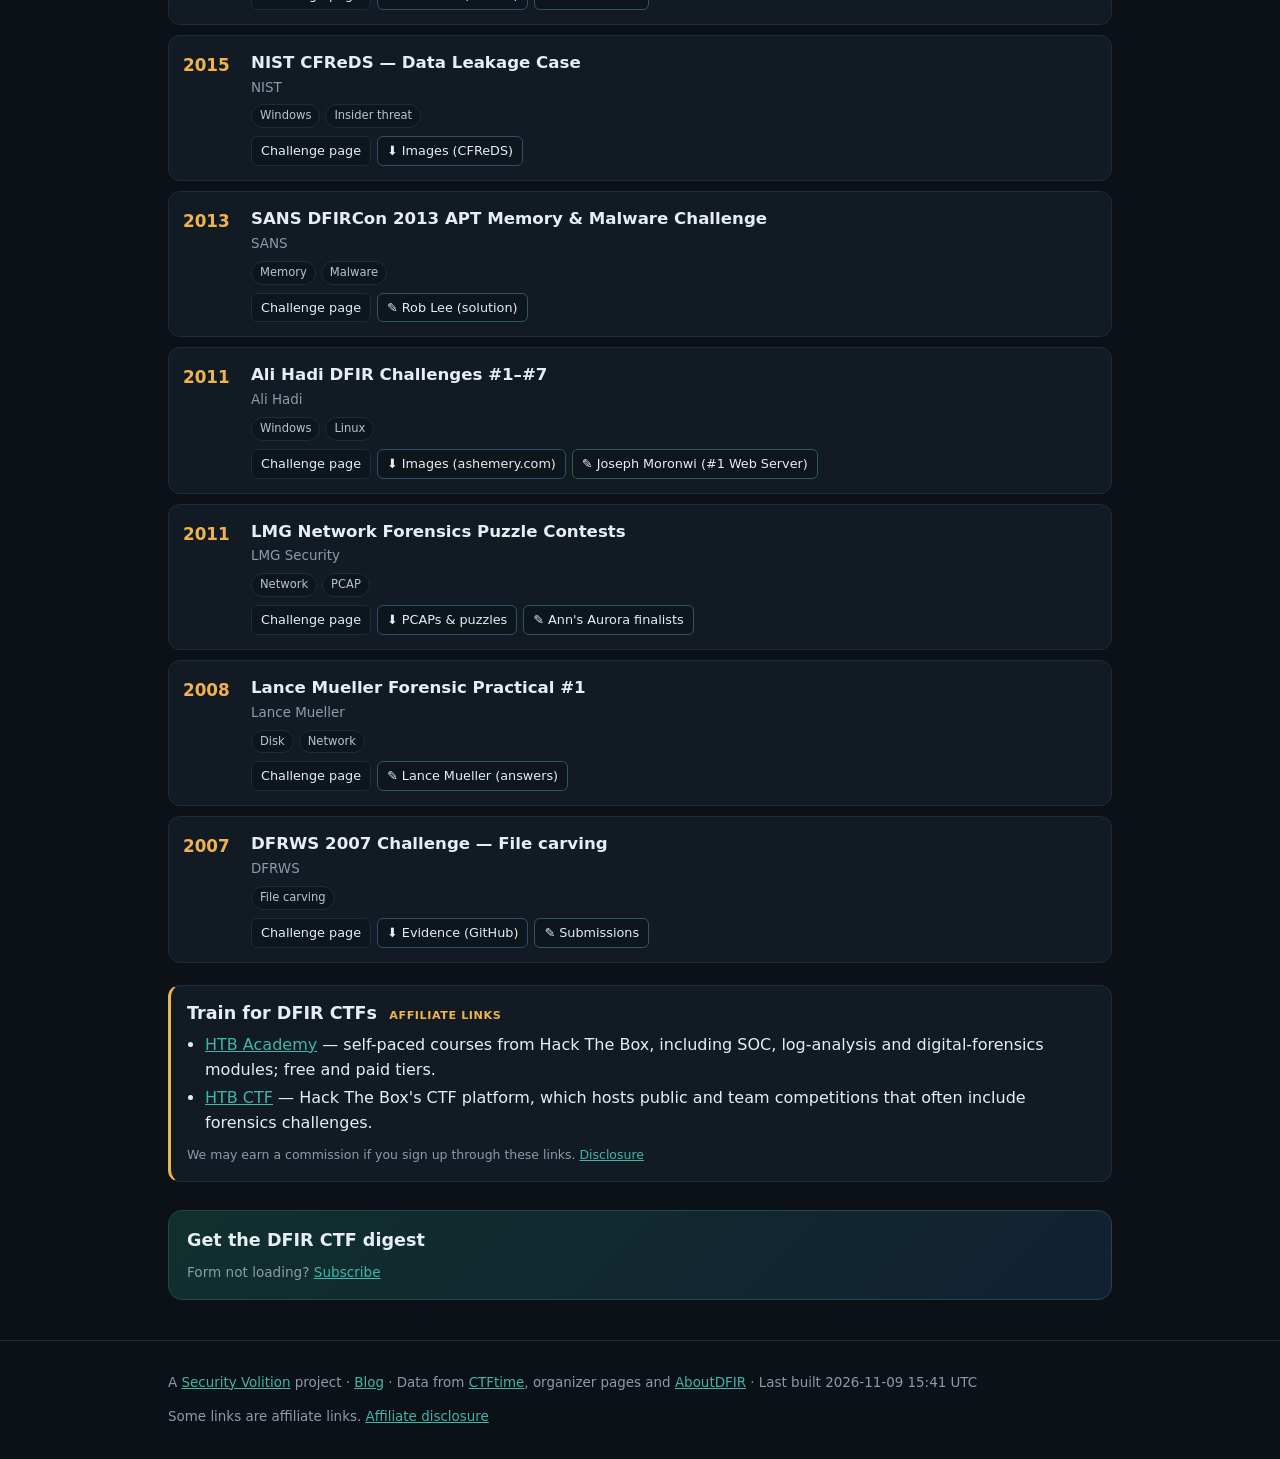
<file: public/archive.html>
<!doctype html><html lang="en"><head>
<meta name="impact-site-verification" value="9b114c7c-4e3f-418d-93a8-f9922d272b54">
<meta charset="utf-8"><meta name="viewport" content="width=device-width,initial-scale=1">
<title>Archive of past DFIR challenges — Security Volition CTF Board</title>
<meta name="description" content="Past DFIR CTFs with evidence images and write-ups.">
<link rel="canonical" href="https://ctf.securityvolition.com/archive.html">
<meta property="og:title" content="Archive of past DFIR challenges — Security Volition CTF Board"><meta property="og:description" content="Past DFIR CTFs with evidence images and write-ups.">
<meta property="og:url" content="https://ctf.securityvolition.com/archive.html"><meta property="og:type" content="website"><meta property="og:site_name" content="Security Volition CTF Board">
<meta name="twitter:card" content="summary">
<link rel="stylesheet" href="style.css">
<script type="text/javascript" async src="https://subscribe-forms.beehiiv.com/attribution.js"></script>
</head><body>
<header class="top"><div class="wrap">
  <a class="logo" href="index.html"><span class="mark">SV</span><span><b>Security Volition</b> <span class="sub">CTF Board</span></span></a>
  <nav><a href="index.html">Upcoming</a><a href="archive.html" aria-current=page>Archive</a><a href="about.html">About</a><a href="https://securityvolition.com/blog/" rel="noopener">Blog</a><a class="cta" href="#newsletter">Subscribe</a></nav>
</div></header>
<main class="wrap"><section class="hero small"><h1>Challenge archive</h1><p>45 past DFIR challenges with their evidence files and community write-ups, where public.</p></section>
<input class="search" id="q" type="search" placeholder="Filter: memory, iOS, pcap, Magnet…" aria-label="Filter archive">
<div class="list" id="arch"><article class="arc" data-scope="mobile ciphers" data-text="magnet virtual summit 2026 ctf (powered by hexordia) magnet forensics / hexordia mobile ciphers">
  <div class="yr">2026</div>
  <div class="body"><h3>Magnet Virtual Summit 2026 CTF (powered by Hexordia)</h3>
  <p class="meta">Magnet Forensics / Hexordia</p><div class="tags"><span class="tag">Mobile</span><span class="tag">Ciphers</span></div>
  <div class="links"><a class="btn" href="https://www.magnetforensics.com/blog/magnet-virtual-summit-2026-capture-the-flag/" rel="noopener">Challenge page</a></div></div>
</article><article class="arc" data-scope="network pcap malware" data-text="malware traffic analysis exercises brad duncan network pcap malware">
  <div class="yr">2026</div>
  <div class="body"><h3>Malware Traffic Analysis exercises</h3>
  <p class="meta">Brad Duncan</p><div class="tags"><span class="tag">Network</span><span class="tag">PCAP</span><span class="tag">Malware</span></div>
  <div class="links"><a class="btn" href="https://www.malware-traffic-analysis.net/training-exercises.html" rel="noopener">Challenge page</a><a class="btn ev" href="https://www.malware-traffic-analysis.net/training-exercises.html" rel="noopener">⬇ PCAPs (each exercise)</a><a class="btn wu" href="https://www.malware-traffic-analysis.net/training-exercises.html" rel="noopener">✎ Answers posted per exercise</a></div></div>
</article><article class="arc" data-scope="siem intrusion windows" data-text="the dfir report — dfir labs digital forensics challenge 2026 the dfir report siem intrusion windows">
  <div class="yr">2026</div>
  <div class="body"><h3>The DFIR Report — DFIR Labs Digital Forensics Challenge 2026</h3>
  <p class="meta">The DFIR Report</p><div class="tags"><span class="tag">SIEM</span><span class="tag">Intrusion</span><span class="tag">Windows</span></div><p class="meta">Case now available to DFIR Labs subscribers (paid).</p>
  <div class="links"><a class="btn" href="https://thedfirreport.com/products/dfir-labs/" rel="noopener">Challenge page</a></div></div>
</article><article class="arc" data-scope="windows disk" data-text="belkactf #7: stranger dfings belkasoft windows disk">
  <div class="yr">2025</div>
  <div class="body"><h3>BelkaCTF #7: Stranger Dfings</h3>
  <p class="meta">Belkasoft</p><div class="tags"><span class="tag">Windows</span><span class="tag">Disk</span></div>
  <div class="links"><a class="btn" href="https://belkasoft.com/belkactf7/" rel="noopener">Challenge page</a><a class="btn ev" href="https://belkasoft.com/belkactf7/info" rel="noopener">⬇ Image download &amp; rules</a><a class="btn wu" href="https://belkasoft.com/belkactf7-writeup" rel="noopener">✎ Belkasoft (official)</a></div></div>
</article><article class="arc" data-scope="ciphers" data-text="magnet virtual summit 2025 ctf — ciphers magnet forensics / hexordia ciphers">
  <div class="yr">2025</div>
  <div class="body"><h3>Magnet Virtual Summit 2025 CTF — Ciphers</h3>
  <p class="meta">Magnet Forensics / Hexordia</p><div class="tags"><span class="tag">Ciphers</span></div>
  <div class="links"><a class="btn" href="https://www.stark4n6.com/2025/01/magnet-virtual-summit-2025-ctf-workshop.html" rel="noopener">Challenge page</a><a class="btn wu" href="https://www.stark4n6.com/2025/03/magnet-virtual-summit-2025-ctf-ciphers.html" rel="noopener">✎ Kevin Pagano</a></div></div>
</article><article class="arc" data-scope="ios mobile" data-text="belkactf #6: bogus bill belkasoft ios mobile">
  <div class="yr">2024</div>
  <div class="body"><h3>BelkaCTF #6: Bogus Bill</h3>
  <p class="meta">Belkasoft</p><div class="tags"><span class="tag">iOS</span><span class="tag">Mobile</span></div>
  <div class="links"><a class="btn" href="https://belkasoft.com/belkactf6/" rel="noopener">Challenge page</a><a class="btn wu" href="https://belkasoft.com/belkactf6-writeup" rel="noopener">✎ Belkasoft (official)</a></div></div>
</article><article class="arc" data-scope="android mobile" data-text="magnet virtual summit 2024 ctf — android magnet forensics android mobile">
  <div class="yr">2024</div>
  <div class="body"><h3>Magnet Virtual Summit 2024 CTF — Android</h3>
  <p class="meta">Magnet Forensics</p><div class="tags"><span class="tag">Android</span><span class="tag">Mobile</span></div>
  <div class="links"><a class="btn" href="https://www.magnetforensics.com/blog/magnet-virtual-summit-2024-capture-the-flag/" rel="noopener">Challenge page</a><a class="btn wu" href="https://www.stark4n6.com/2024/03/magnet-virtual-summit-2024-ctf-android.html" rel="noopener">✎ Kevin Pagano</a><a class="btn wu" href="https://forensafe.com/blogs/challenges/magnetctf24_android.html" rel="noopener">✎ Forensafe</a><a class="btn wu" href="https://dfir101.wordpress.com/2024/03/19/magnet-forensics-virtual-ctf-2024-android-challenges/" rel="noopener">✎ DFIR101</a></div></div>
</article><article class="arc" data-scope="ios mobile" data-text="magnet virtual summit 2024 ctf — ios magnet forensics ios mobile">
  <div class="yr">2024</div>
  <div class="body"><h3>Magnet Virtual Summit 2024 CTF — iOS</h3>
  <p class="meta">Magnet Forensics</p><div class="tags"><span class="tag">iOS</span><span class="tag">Mobile</span></div>
  <div class="links"><a class="btn" href="https://www.magnetforensics.com/blog/magnet-virtual-summit-2024-capture-the-flag/" rel="noopener">Challenge page</a><a class="btn wu" href="https://www.stark4n6.com/2024/03/magnet-virtual-summit-2024-ctf-ios.html" rel="noopener">✎ Kevin Pagano</a><a class="btn wu" href="https://forensafe.com/blogs/challenges/magnetctf24_ios.html" rel="noopener">✎ Forensafe</a><a class="btn wu" href="https://bakerstreetforensics.com/2024/03/12/magnet-virtual-summit-2024-capture-the-flag/" rel="noopener">✎ Doug Metz</a></div></div>
</article><article class="arc" data-scope="ciphers" data-text="magnet virtual summit 2024 ctf — cipher magnet forensics ciphers">
  <div class="yr">2024</div>
  <div class="body"><h3>Magnet Virtual Summit 2024 CTF — Cipher</h3>
  <p class="meta">Magnet Forensics</p><div class="tags"><span class="tag">Ciphers</span></div>
  <div class="links"><a class="btn" href="https://www.magnetforensics.com/blog/magnet-virtual-summit-2024-capture-the-flag/" rel="noopener">Challenge page</a><a class="btn wu" href="https://www.stark4n6.com/2024/03/magnet-virtual-summit-2024-ctf-cipher.html" rel="noopener">✎ Kevin Pagano</a><a class="btn wu" href="https://forensafe.com/blogs/challenges/magnetctf24_cipher.html" rel="noopener">✎ Forensafe</a><a class="btn wu" href="https://blog.kairostay.com/posts/magnet-virtual-summit-24/" rel="noopener">✎ Kairos Tay</a></div></div>
</article><article class="arc" data-scope="ios android mobile" data-text="cellebrite ctf 2023 cellebrite ios android mobile">
  <div class="yr">2023</div>
  <div class="body"><h3>Cellebrite CTF 2023</h3>
  <p class="meta">Cellebrite</p><div class="tags"><span class="tag">iOS</span><span class="tag">Android</span><span class="tag">Mobile</span></div>
  <div class="links"><a class="btn" href="https://cellebrite.com/en/cellebrite-capture-the-flag-september-2023/" rel="noopener">Challenge page</a><a class="btn wu" href="https://www.stark4n6.com/2023/10/cellebrite-ctf-2023-abe.html" rel="noopener">✎ Kevin Pagano (Abe)</a><a class="btn wu" href="https://www.stark4n6.com/2023/10/cellebrite-ctf-2023-felix.html" rel="noopener">✎ Kevin Pagano (Felix)</a><a class="btn wu" href="https://forensafe.com/blogs/challenges/CellebriteCtfSharon.html" rel="noopener">✎ Forensafe (Sharon)</a></div></div>
</article><article class="arc" data-scope="malware forensics various" data-text="huntress ctf 2023 huntress malware forensics various">
  <div class="yr">2023</div>
  <div class="body"><h3>Huntress CTF 2023</h3>
  <p class="meta">Huntress</p><div class="tags"><span class="tag">Malware</span><span class="tag">Forensics</span><span class="tag">Various</span></div>
  <div class="links"><a class="btn" href="https://huntress.ctf.games/" rel="noopener">Challenge page</a><a class="btn wu" href="https://bakerstreetforensics.com/2023/10/30/huntress-capture-the-flag-a-ctf-marathon/" rel="noopener">✎ Doug Metz</a></div></div>
</article><article class="arc" data-scope="windows disk" data-text="belkactf #5: party girl—missing belkasoft windows disk">
  <div class="yr">2022</div>
  <div class="body"><h3>BelkaCTF #5: Party Girl—Missing</h3>
  <p class="meta">Belkasoft</p><div class="tags"><span class="tag">Windows</span><span class="tag">Disk</span></div>
  <div class="links"><a class="btn" href="https://belkasoft.com/ctf_july_2022/" rel="noopener">Challenge page</a><a class="btn wu" href="https://belkasoft.com/belkactf-jul2022-writeup" rel="noopener">✎ Belkasoft (official)</a></div></div>
</article><article class="arc" data-scope="windows android ios macos linux chromebook" data-text="magnet forensics ctf images 2018–2022 (digital corpora) magnet forensics / digital corpora windows android ios macos linux chromebook">
  <div class="yr">2022</div>
  <div class="body"><h3>Magnet Forensics CTF images 2018–2022 (Digital Corpora)</h3>
  <p class="meta">Magnet Forensics / Digital Corpora</p><div class="tags"><span class="tag">Windows</span><span class="tag">Android</span><span class="tag">iOS</span><span class="tag">macOS</span><span class="tag">Linux</span><span class="tag">Chromebook</span></div>
  <div class="links"><a class="btn" href="https://downloads.digitalcorpora.org/corpora/scenarios/magnet/" rel="noopener">Challenge page</a><a class="btn ev" href="https://downloads.digitalcorpora.org/corpora/scenarios/magnet/" rel="noopener">⬇ Images (Digital Corpora)</a></div></div>
</article><article class="arc" data-scope="ios android windows" data-text="cellebrite ctf 2022 cellebrite ios android windows">
  <div class="yr">2022</div>
  <div class="body"><h3>Cellebrite CTF 2022</h3>
  <p class="meta">Cellebrite</p><div class="tags"><span class="tag">iOS</span><span class="tag">Android</span><span class="tag">Windows</span></div>
  <div class="links"><a class="btn" href="https://cellebrite.com/en/blog/final-ctf-2022-round-up/" rel="noopener">Challenge page</a><a class="btn ev" href="https://cfreds.nist.gov/all/Cellebrite/Cellebrite2021CTF" rel="noopener">⬇ Datasets (NIST CFReDS, linked by Cellebrite)</a><a class="btn wu" href="https://cellebrite.com/en/blog/final-ctf-2022-round-up/" rel="noopener">✎ Cellebrite (official, 4 parts)</a><a class="btn wu" href="https://www.stark4n6.com/2022/06/cellebrite-ctf-2022-heisenbergs-android.html" rel="noopener">✎ Kevin Pagano (Heisenberg Android)</a></div></div>
</article><article class="arc" data-scope="phishing web" data-text="cyberdefenders — grabthephisher cyberdefenders phishing web">
  <div class="yr">2022</div>
  <div class="body"><h3>CyberDefenders — GrabThePhisher</h3>
  <p class="meta">CyberDefenders</p><div class="tags"><span class="tag">Phishing</span><span class="tag">Web</span></div>
  <div class="links"><a class="btn" href="https://cyberdefenders.org/blueteam-ctf-challenges/grabthephisher/" rel="noopener">Challenge page</a><a class="btn wu" href="https://beginninghacking.net/2022/07/25/cyberdefenders-grabthephisher/" rel="noopener">✎ N00b_H@ck3r</a></div></div>
</article><article class="arc" data-scope="ios mobile" data-text="magnet virtual summit 2020 ctf — ios magnet forensics ios mobile">
  <div class="yr">2020</div>
  <div class="body"><h3>Magnet Virtual Summit 2020 CTF — iOS</h3>
  <p class="meta">Magnet Forensics</p><div class="tags"><span class="tag">iOS</span><span class="tag">Mobile</span></div>
  <div class="links"><a class="btn" href="https://drive.google.com/drive/folders/1fb3un5w4UR88oKfHvt1vMgcqSmqvKOlc" rel="noopener">Challenge page</a><a class="btn ev" href="https://drive.google.com/drive/folders/1fb3un5w4UR88oKfHvt1vMgcqSmqvKOlc" rel="noopener">⬇ Images (Google Drive)</a><a class="btn wu" href="https://www.stark4n6.com/2020/06/magnet-virtual-summit-2020-ctf-ios.html" rel="noopener">✎ Kevin Pagano</a></div></div>
</article><article class="arc" data-scope="memory windows" data-text="magnet virtual summit 2020 ctf — memory magnet forensics memory windows">
  <div class="yr">2020</div>
  <div class="body"><h3>Magnet Virtual Summit 2020 CTF — Memory</h3>
  <p class="meta">Magnet Forensics</p><div class="tags"><span class="tag">Memory</span><span class="tag">Windows</span></div>
  <div class="links"><a class="btn" href="https://drive.google.com/drive/folders/1fb3un5w4UR88oKfHvt1vMgcqSmqvKOlc" rel="noopener">Challenge page</a><a class="btn ev" href="https://drive.google.com/drive/folders/1fb3un5w4UR88oKfHvt1vMgcqSmqvKOlc" rel="noopener">⬇ Images (Google Drive)</a><a class="btn wu" href="https://web.archive.org/web/2021/https://www.petermstewart.net/magnet-virtual-summit-2020-ctf-memory-analysis-write-up/" rel="noopener">✎ Peter Stewart</a></div></div>
</article><article class="arc" data-scope="android mobile" data-text="magnet virtual summit 2020 ctf — android &amp; egg hunt magnet forensics android mobile">
  <div class="yr">2020</div>
  <div class="body"><h3>Magnet Virtual Summit 2020 CTF — Android &amp; Egg Hunt</h3>
  <p class="meta">Magnet Forensics</p><div class="tags"><span class="tag">Android</span><span class="tag">Mobile</span></div>
  <div class="links"><a class="btn" href="https://drive.google.com/drive/folders/1fb3un5w4UR88oKfHvt1vMgcqSmqvKOlc" rel="noopener">Challenge page</a><a class="btn ev" href="https://drive.google.com/drive/folders/1fb3un5w4UR88oKfHvt1vMgcqSmqvKOlc" rel="noopener">⬇ Images (Google Drive)</a><a class="btn wu" href="https://dfir300.blogspot.com/2020/06/mvs2020ctf-write-up-android.html" rel="noopener">✎ DFIR_300 (Android)</a><a class="btn wu" href="https://dfir300.blogspot.com/2020/06/mvs2020ctf-write-up-egg-hunt.html" rel="noopener">✎ DFIR_300 (Egg Hunt)</a></div></div>
</article><article class="arc" data-scope="memory" data-text="13cubed mini memory ctf 13cubed (richard davis) memory">
  <div class="yr">2020</div>
  <div class="body"><h3>13Cubed Mini Memory CTF</h3>
  <p class="meta">13Cubed (Richard Davis)</p><div class="tags"><span class="tag">Memory</span></div>
  <div class="links"><a class="btn" href="https://www.youtube.com/watch?v=JuEv8UleO0U" rel="noopener">Challenge page</a><a class="btn wu" href="https://web.archive.org/web/2021/https://www.petermstewart.net/13cubed-mini-memory-ctf-write-up/" rel="noopener">✎ Peter Stewart</a></div></div>
</article><article class="arc" data-scope="memory" data-text="memlabs (6 memory forensics labs) abhiram kumar memory">
  <div class="yr">2020</div>
  <div class="body"><h3>MemLabs (6 memory forensics labs)</h3>
  <p class="meta">Abhiram Kumar</p><div class="tags"><span class="tag">Memory</span></div>
  <div class="links"><a class="btn" href="https://github.com/stuxnet999/MemLabs" rel="noopener">Challenge page</a><a class="btn ev" href="https://github.com/stuxnet999/MemLabs" rel="noopener">⬇ Lab dumps (GitHub)</a></div></div>
</article><article class="arc" data-scope="memory" data-text="inctf internationals 2020 — investigation (memory) team bi0s memory">
  <div class="yr">2020</div>
  <div class="body"><h3>InCTF Internationals 2020 — Investigation (memory)</h3>
  <p class="meta">team bi0s</p><div class="tags"><span class="tag">Memory</span></div>
  <div class="links"><a class="btn" href="https://github.com/teambi0s/InCTFi/tree/master/2020/Forensics/Investigation" rel="noopener">Challenge page</a><a class="btn ev" href="https://github.com/teambi0s/InCTFi/tree/master/2020/Forensics/Investigation" rel="noopener">⬇ Challenge files (GitHub)</a><a class="btn wu" href="https://stuxnet999.github.io/dfir/inctfi-2020-investigation/" rel="noopener">✎ Abhiram Kumar</a></div></div>
</article><article class="arc" data-scope="memory logs" data-text="inctf internationals 2020 — logarithm team bi0s memory logs">
  <div class="yr">2020</div>
  <div class="body"><h3>InCTF Internationals 2020 — LOGarithm</h3>
  <p class="meta">team bi0s</p><div class="tags"><span class="tag">Memory</span><span class="tag">Logs</span></div>
  <div class="links"><a class="btn" href="https://github.com/teambi0s/InCTFi/tree/master/2020/Forensics/LOGarithm" rel="noopener">Challenge page</a><a class="btn ev" href="https://github.com/teambi0s/InCTFi/tree/master/2020/Forensics/LOGarithm" rel="noopener">⬇ Challenge files (GitHub)</a><a class="btn wu" href="https://stuxnet999.github.io/dfir/inctfi-2020-logarithm/" rel="noopener">✎ Abhiram Kumar</a></div></div>
</article><article class="arc" data-scope="disk browser" data-text="inctf internationals 2020 — lookout foxy team bi0s disk browser">
  <div class="yr">2020</div>
  <div class="body"><h3>InCTF Internationals 2020 — Lookout Foxy</h3>
  <p class="meta">team bi0s</p><div class="tags"><span class="tag">Disk</span><span class="tag">Browser</span></div>
  <div class="links"><a class="btn" href="https://github.com/teambi0s/InCTFi/tree/master/2020/Forensics/Lookout%20Foxy" rel="noopener">Challenge page</a><a class="btn ev" href="https://github.com/teambi0s/InCTFi/tree/master/2020/Forensics/Lookout%20Foxy" rel="noopener">⬇ Challenge files (GitHub)</a><a class="btn wu" href="https://bolisettynihith.github.io/InCTFi20-LookoutFoxy/" rel="noopener">✎ B Nihith</a></div></div>
</article><article class="arc" data-scope="memory" data-text="hacktm ctf quals 2020 — find my pass hacktm memory">
  <div class="yr">2020</div>
  <div class="body"><h3>HackTM CTF Quals 2020 — Find My Pass</h3>
  <p class="meta">HackTM</p><div class="tags"><span class="tag">Memory</span></div>
  <div class="links"><a class="btn" href="https://ctftime.org/task/10351" rel="noopener">Challenge page</a><a class="btn wu" href="https://stuxnet999.github.io/dfir/hacktm-ctf-2020-find-my-pass/" rel="noopener">✎ Abhiram Kumar</a></div></div>
</article><article class="arc" data-scope="network pcap" data-text="hacktm ctf quals 2020 — strange pcap hacktm network pcap">
  <div class="yr">2020</div>
  <div class="body"><h3>HackTM CTF Quals 2020 — Strange PCAP</h3>
  <p class="meta">HackTM</p><div class="tags"><span class="tag">Network</span><span class="tag">PCAP</span></div>
  <div class="links"><a class="btn" href="https://ctftime.org/task/10366" rel="noopener">Challenge page</a><a class="btn wu" href="https://blog.bi0s.in/2020/02/10/Forensics/StrangePCAP-HackTM/" rel="noopener">✎ bi0s</a></div></div>
</article><article class="arc" data-scope="windows registry amcache" data-text="defenit ctf 2020 — usb 2 defenit windows registry amcache">
  <div class="yr">2020</div>
  <div class="body"><h3>Defenit CTF 2020 — USB 2</h3>
  <p class="meta">Defenit</p><div class="tags"><span class="tag">Windows</span><span class="tag">Registry</span><span class="tag">Amcache</span></div>
  <div class="links"><a class="btn" href="https://ctftime.org/task/11844" rel="noopener">Challenge page</a><a class="btn wu" href="https://stuxnet999.github.io/dfir/defenitctf-2020-usb2/" rel="noopener">✎ Abhiram Kumar</a></div></div>
</article><article class="arc" data-scope="disk" data-text="df challenge 2020 — i can&#x27;t remember my password kiisc (korea) disk">
  <div class="yr">2020</div>
  <div class="body"><h3>DF Challenge 2020 — I can&#x27;t remember my password</h3>
  <p class="meta">KIISC (Korea)</p><div class="tags"><span class="tag">Disk</span></div>
  <div class="links"><a class="btn" href="https://www.dfchallenge.org/techwinners/2020" rel="noopener">Challenge page</a><a class="btn wu" href="https://forensic8or.blogspot.com/2020/07/i-cant-remember-my-password.html" rel="noopener">✎ Forensicator</a></div></div>
</article><article class="arc" data-scope="windows memory android linux" data-text="def con dfir ctf 2019 (champlain dfa) champlain college dfa windows memory android linux">
  <div class="yr">2019</div>
  <div class="body"><h3>DEF CON DFIR CTF 2019 (Champlain DFA)</h3>
  <p class="meta">Champlain College DFA</p><div class="tags"><span class="tag">Windows</span><span class="tag">Memory</span><span class="tag">Android</span><span class="tag">Linux</span></div>
  <div class="links"><a class="btn" href="https://web.archive.org/web/2021/https://defcon2019.ctfd.io/" rel="noopener">Challenge page</a><a class="btn wu" href="https://web.archive.org/web/2021/https://www.petermstewart.net/defcon-2019-dfir-ctf-memory-forensics-write-up/" rel="noopener">✎ Peter Stewart (memory)</a></div></div>
</article><article class="arc" data-scope="ntfs disk" data-text="google ctf 2019 — home computer google ntfs disk">
  <div class="yr">2019</div>
  <div class="body"><h3>Google CTF 2019 — Home Computer</h3>
  <p class="meta">Google</p><div class="tags"><span class="tag">NTFS</span><span class="tag">Disk</span></div>
  <div class="links"><a class="btn" href="https://ctftime.org/task/8818" rel="noopener">Challenge page</a><a class="btn wu" href="https://ctftime.org/writeup/15820" rel="noopener">✎ Cerberus</a></div></div>
</article><article class="arc" data-scope="various logs" data-text="sans holiday hack challenge 2019 (kringlecon 2) sans / counter hack various logs">
  <div class="yr">2019</div>
  <div class="body"><h3>SANS Holiday Hack Challenge 2019 (KringleCon 2)</h3>
  <p class="meta">SANS / Counter Hack</p><div class="tags"><span class="tag">Various</span><span class="tag">Logs</span></div>
  <div class="links"><a class="btn" href="https://www.holidayhackchallenge.com/2019/" rel="noopener">Challenge page</a><a class="btn wu" href="https://medium.com/@7a616368/sans-holiday-hack-challenge-2019-1e551b97bf48" rel="noopener">✎ Zach</a></div></div>
</article><article class="arc" data-scope="browser" data-text="foxton forensics cyber challenge — nov 2019 foxton forensics browser">
  <div class="yr">2019</div>
  <div class="body"><h3>Foxton Forensics Cyber Challenge — Nov 2019</h3>
  <p class="meta">Foxton Forensics</p><div class="tags"><span class="tag">Browser</span></div>
  <div class="links"><a class="btn" href="https://challenges.foxtonforensics.com/" rel="noopener">Challenge page</a><a class="btn wu" href="https://www.foxtonforensics.com/blog/post/cyber-challenge-walkthrough-nov-2019" rel="noopener">✎ Foxton (walkthrough)</a></div></div>
</article><article class="arc" data-scope="disk memory luks" data-text="bsidessf 2019 — goodluks3 bsidessf disk memory luks">
  <div class="yr">2019</div>
  <div class="body"><h3>BSidesSF 2019 — goodluks3</h3>
  <p class="meta">BSidesSF</p><div class="tags"><span class="tag">Disk</span><span class="tag">Memory</span><span class="tag">LUKS</span></div>
  <div class="links"><a class="btn" href="https://ctftime.org/task/7756" rel="noopener">Challenge page</a><a class="btn wu" href="https://teamrocketist.github.io/2019/03/05/Forensics-BsidesSF-2019-goodluks3/" rel="noopener">✎ TeamRocketIST</a></div></div>
</article><article class="arc" data-scope="memory" data-text="securinets quals 2019 — rare to win securinets memory">
  <div class="yr">2019</div>
  <div class="body"><h3>Securinets Quals 2019 — Rare to Win</h3>
  <p class="meta">Securinets</p><div class="tags"><span class="tag">Memory</span></div>
  <div class="links"><a class="btn" href="https://ctftime.org/task/7855" rel="noopener">Challenge page</a><a class="btn wu" href="https://ctftime.org/writeup/14438" rel="noopener">✎ Jullle3</a></div></div>
</article><article class="arc" data-scope="ntfs" data-text="ctfzone quals 2019 — in the shadows bi.zone ntfs">
  <div class="yr">2019</div>
  <div class="body"><h3>CTFZone Quals 2019 — In the Shadows</h3>
  <p class="meta">BI.ZONE</p><div class="tags"><span class="tag">NTFS</span></div>
  <div class="links"><a class="btn" href="https://ctftime.org/task/10822" rel="noopener">Challenge page</a><a class="btn wu" href="https://medium.com/@offzone.conf/writeup-in-the-shadows-ac6c87bad4a5" rel="noopener">✎ OFFZONE</a></div></div>
</article><article class="arc" data-scope="memory" data-text="pwn2win ctf 2019 — cloud admin epic leet team memory">
  <div class="yr">2019</div>
  <div class="body"><h3>Pwn2Win CTF 2019 — Cloud Admin</h3>
  <p class="meta">Epic Leet Team</p><div class="tags"><span class="tag">Memory</span></div>
  <div class="links"><a class="btn" href="https://ctftime.org/task/9720" rel="noopener">Challenge page</a><a class="btn wu" href="https://rootfs.eu/pwn2win2019-cloud-admin/" rel="noopener">✎ Khaled Nassar</a></div></div>
</article><article class="arc" data-scope="iot" data-text="dfrws 2018 challenge — iot dfrws iot">
  <div class="yr">2018</div>
  <div class="body"><h3>DFRWS 2018 Challenge — IoT</h3>
  <p class="meta">DFRWS</p><div class="tags"><span class="tag">IoT</span></div>
  <div class="links"><a class="btn" href="https://github.com/dfrws/dfrws2018-challenge" rel="noopener">Challenge page</a><a class="btn ev" href="https://github.com/dfrws/dfrws2018-challenge" rel="noopener">⬇ Evidence (GitHub)</a><a class="btn wu" href="https://github.com/dfrws/dfrws2018-challenge/tree/master/challenge-submissions" rel="noopener">✎ Submissions</a></div></div>
</article><article class="arc" data-scope="windows disk" data-text="nist cfreds — hacking case nist windows disk">
  <div class="yr">2018</div>
  <div class="body"><h3>NIST CFReDS — Hacking Case</h3>
  <p class="meta">NIST</p><div class="tags"><span class="tag">Windows</span><span class="tag">Disk</span></div>
  <div class="links"><a class="btn" href="https://cfreds-archive.nist.gov/Hacking_Case.html" rel="noopener">Challenge page</a><a class="btn ev" href="https://cfreds-archive.nist.gov/Hacking_Case.html" rel="noopener">⬇ Image (CFReDS)</a></div></div>
</article><article class="arc" data-scope="various" data-text="sans holiday hack challenge 2018 (kringlecon) sans / counter hack various">
  <div class="yr">2018</div>
  <div class="body"><h3>SANS Holiday Hack Challenge 2018 (KringleCon)</h3>
  <p class="meta">SANS / Counter Hack</p><div class="tags"><span class="tag">Various</span></div>
  <div class="links"><a class="btn" href="https://www.holidayhackchallenge.com/2018/" rel="noopener">Challenge page</a><a class="btn wu" href="https://www.holidayhackchallenge.com/2018/winners_answers.html" rel="noopener">✎ Winning answers</a></div></div>
</article><article class="arc" data-scope="iot" data-text="dfrws 2017 challenge — iot dfrws iot">
  <div class="yr">2017</div>
  <div class="body"><h3>DFRWS 2017 Challenge — IoT</h3>
  <p class="meta">DFRWS</p><div class="tags"><span class="tag">IoT</span></div>
  <div class="links"><a class="btn" href="https://github.com/dfrws/dfrws2017-challenge" rel="noopener">Challenge page</a><a class="btn ev" href="https://github.com/dfrws/dfrws2017-challenge" rel="noopener">⬇ Evidence (GitHub)</a><a class="btn wu" href="https://github.com/dfrws/dfrws2017-challenge/tree/master/challenge-submissions" rel="noopener">✎ Submissions</a></div></div>
</article><article class="arc" data-scope="windows insider threat" data-text="nist cfreds — data leakage case nist windows insider threat">
  <div class="yr">2015</div>
  <div class="body"><h3>NIST CFReDS — Data Leakage Case</h3>
  <p class="meta">NIST</p><div class="tags"><span class="tag">Windows</span><span class="tag">Insider threat</span></div>
  <div class="links"><a class="btn" href="https://cfreds-archive.nist.gov/data_leakage_case/data-leakage-case.html" rel="noopener">Challenge page</a><a class="btn ev" href="https://cfreds-archive.nist.gov/data_leakage_case/data-leakage-case.html" rel="noopener">⬇ Images (CFReDS)</a></div></div>
</article><article class="arc" data-scope="memory malware" data-text="sans dfircon 2013 apt memory &amp; malware challenge sans memory malware">
  <div class="yr">2013</div>
  <div class="body"><h3>SANS DFIRCon 2013 APT Memory &amp; Malware Challenge</h3>
  <p class="meta">SANS</p><div class="tags"><span class="tag">Memory</span><span class="tag">Malware</span></div>
  <div class="links"><a class="btn" href="https://web.archive.org/web/2021/https://digital-forensics.sans.org/blog/2014/02/08/apt-memory-and-malware-analysis-solution" rel="noopener">Challenge page</a><a class="btn wu" href="https://web.archive.org/web/2021/https://digital-forensics.sans.org/blog/2014/02/08/apt-memory-and-malware-analysis-solution" rel="noopener">✎ Rob Lee (solution)</a></div></div>
</article><article class="arc" data-scope="windows linux" data-text="ali hadi dfir challenges #1–#7 ali hadi windows linux">
  <div class="yr">2011</div>
  <div class="body"><h3>Ali Hadi DFIR Challenges #1–#7</h3>
  <p class="meta">Ali Hadi</p><div class="tags"><span class="tag">Windows</span><span class="tag">Linux</span></div>
  <div class="links"><a class="btn" href="https://www.ashemery.com/dfir.html" rel="noopener">Challenge page</a><a class="btn ev" href="https://www.ashemery.com/dfir.html" rel="noopener">⬇ Images (ashemery.com)</a><a class="btn wu" href="https://digitalinvestigator.blogspot.com/2023/09/linux-web-server-forensics-dr-ali-hadis.html" rel="noopener">✎ Joseph Moronwi (#1 Web Server)</a></div></div>
</article><article class="arc" data-scope="network pcap" data-text="lmg network forensics puzzle contests lmg security network pcap">
  <div class="yr">2011</div>
  <div class="body"><h3>LMG Network Forensics Puzzle Contests</h3>
  <p class="meta">LMG Security</p><div class="tags"><span class="tag">Network</span><span class="tag">PCAP</span></div>
  <div class="links"><a class="btn" href="https://web.archive.org/web/2021/http://forensicscontest.com/puzzles" rel="noopener">Challenge page</a><a class="btn ev" href="https://web.archive.org/web/2021/http://forensicscontest.com/puzzles" rel="noopener">⬇ PCAPs &amp; puzzles</a><a class="btn wu" href="https://web.archive.org/web/2021/http://forensicscontest.com/contest06/Finalists/" rel="noopener">✎ Ann&#x27;s Aurora finalists</a></div></div>
</article><article class="arc" data-scope="disk network" data-text="lance mueller forensic practical #1 lance mueller disk network">
  <div class="yr">2008</div>
  <div class="body"><h3>Lance Mueller Forensic Practical #1</h3>
  <p class="meta">Lance Mueller</p><div class="tags"><span class="tag">Disk</span><span class="tag">Network</span></div>
  <div class="links"><a class="btn" href="https://web.archive.org/web/2021/http://www.forensickb.com/2008/01/forensic-practical.html" rel="noopener">Challenge page</a><a class="btn wu" href="https://web.archive.org/web/2021/http://www.forensickb.com/2008/01/forensic-practical-1-answers.html" rel="noopener">✎ Lance Mueller (answers)</a></div></div>
</article><article class="arc" data-scope="file carving" data-text="dfrws 2007 challenge — file carving dfrws file carving">
  <div class="yr">2007</div>
  <div class="body"><h3>DFRWS 2007 Challenge — File carving</h3>
  <p class="meta">DFRWS</p><div class="tags"><span class="tag">File carving</span></div>
  <div class="links"><a class="btn" href="https://github.com/dfrws/dfrws2007-challenge" rel="noopener">Challenge page</a><a class="btn ev" href="https://github.com/dfrws/dfrws2007-challenge" rel="noopener">⬇ Evidence (GitHub)</a><a class="btn wu" href="https://github.com/dfrws/dfrws2007-challenge/tree/master/challenge-submissions" rel="noopener">✎ Submissions</a></div></div>
</article></div>
<script>document.getElementById('q').oninput=e=>{const v=e.target.value.toLowerCase();document.querySelectorAll('#arch .arc').forEach(a=>a.hidden=!a.dataset.text.includes(v));};</script>
<aside class="train" aria-label="Train for DFIR CTFs (affiliate links)">
  <h2>Train for DFIR CTFs <span class="aff-label">Affiliate links</span></h2>
  <ul>
  <li><a href="https://hacktheboxltd.sjv.io/gRnmL9" rel="sponsored noopener" target="_blank">HTB Academy</a> — self-paced courses from Hack The Box, including SOC, log-analysis and digital-forensics modules; free and paid tiers.</li>
  <li><a href="https://hacktheboxltd.sjv.io/oNKxPm" rel="sponsored noopener" target="_blank">HTB CTF</a> — Hack The Box's CTF platform, which hosts public and team competitions that often include forensics challenges.</li>
  </ul>
  <small>We may earn a commission if you sign up through these links. <a href="about.html#disclosure">Disclosure</a></small>
</aside><section class="newsletter small" id="newsletter">
  <h2>Get the DFIR CTF digest</h2>
  <script async src="https://subscribe-forms.beehiiv.com/v3/loader.js" data-beehiiv-form="9ef17098-b64a-40a9-b1b4-3d255dc6d026"></script>
  <p class="fallback">Form not loading? <a href="https://dfirctfboard.beehiiv.com/subscribe" rel="noopener">Subscribe</a></p>
</section></main>
<footer><div class="wrap">
<p>A <a href="https://securityvolition.com">Security Volition</a> project · <a href="https://securityvolition.com/blog/" rel="noopener">Blog</a> · Data from <a href="https://ctftime.org/">CTFtime</a>, organizer pages and <a href="https://aboutdfir.com/education/challenges-ctfs/">AboutDFIR</a> · Last built 2026-11-09 15:41 UTC</p>
<p>Some links are affiliate links. <a href="about.html#disclosure">Affiliate disclosure</a></p></div></footer>
</body></html>
</file>
<file: public/style.css>
:root{--bg:#0b1117;--panel:#121b24;--line:#1f2c39;--ink:#e6edf3;--mute:#8b9bab;--acc:#3fb6a8;--acc2:#f0b34a;--dfir:#3fb6a8;--for:#6c8cff}
*{box-sizing:border-box}html{-webkit-text-size-adjust:100%}
body{margin:0;background:var(--bg);color:var(--ink);font:16px/1.55 system-ui,-apple-system,"Segoe UI",Roboto,Ubuntu,sans-serif}
a{color:var(--acc)}a:hover{color:#7fe0d4}
.wrap{max-width:980px;margin:0 auto;padding:0 18px}
.top{position:sticky;top:0;z-index:5;background:rgba(11,17,23,.92);backdrop-filter:blur(6px);border-bottom:1px solid var(--line)}
.top .wrap{display:flex;align-items:center;justify-content:space-between;gap:12px;min-height:58px;flex-wrap:wrap}
.logo{display:flex;align-items:center;gap:10px;color:var(--ink);text-decoration:none}
.mark{display:grid;place-items:center;width:34px;height:34px;border-radius:8px;background:linear-gradient(135deg,var(--acc),#1d6f8a);font-weight:800;color:#06221f}
.sub{color:var(--mute);font-weight:400}
nav{display:flex;gap:4px;flex-wrap:wrap}nav a{color:var(--mute);text-decoration:none;padding:6px 10px;border-radius:6px}
nav a[aria-current],nav a:hover{color:var(--ink);background:var(--panel)}
nav .cta{background:var(--acc);color:#06221f;font-weight:600}nav .cta:hover{background:#7fe0d4;color:#06221f}
.hero{padding:42px 0 18px}.hero h1{font-size:clamp(1.7rem,4.5vw,2.6rem);line-height:1.15;margin:0 0 10px}
.hero p{color:var(--mute);max-width:680px;margin:6px 0}.hero.small{padding:30px 0 8px}
.stats{font-size:.95rem}.stats b{color:var(--acc2)}
h2{margin:36px 0 6px;font-size:1.3rem}.note{color:var(--mute);font-size:.88rem;margin:0 0 12px}
.list{display:grid;gap:10px}
.card,.arc{display:flex;gap:14px;background:var(--panel);border:1px solid var(--line);border-radius:12px;padding:14px}
.card.dfir{border-left:3px solid var(--dfir)}.card.forensics{border-left:3px solid var(--for)}
.cal{flex:0 0 54px;height:58px;border-radius:9px;background:#0d151d;border:1px solid var(--line);display:flex;flex-direction:column;align-items:center;justify-content:center}
.cal b{font-size:.72rem;text-transform:uppercase;color:var(--acc2);letter-spacing:.06em}.cal span{font-size:1.35rem;font-weight:700}
.cal.tbd b,.cal.tbd span{color:var(--mute)}
.body{min-width:0;flex:1}.body h3{margin:0 0 2px;font-size:1.04rem}.body h3 a{color:var(--ink);text-decoration:none}.body h3 a:hover{color:var(--acc)}
.when{margin:0;color:var(--acc2);font-size:.9rem}.meta{margin:2px 0;color:var(--mute);font-size:.84rem}
.tags{display:flex;flex-wrap:wrap;gap:5px;margin-top:6px}
.tag{font-size:.72rem;padding:2px 8px;border-radius:999px;background:#0d151d;border:1px solid var(--line);color:#b7c4d1}
.badge{font-size:.7rem;padding:2px 7px;border-radius:5px;vertical-align:middle;font-weight:600}
.badge.tba{background:#3a2c0c;color:var(--acc2)}.badge.on{background:#0e3430;color:var(--acc)}
.filters{display:flex;gap:6px;flex-wrap:wrap;margin-bottom:10px}
.filters button{background:var(--panel);color:var(--mute);border:1px solid var(--line);border-radius:999px;padding:5px 12px;font:inherit;font-size:.85rem;cursor:pointer}
.filters button.on{color:#06221f;background:var(--acc);border-color:var(--acc)}
.yr{flex:0 0 54px;font-weight:800;color:var(--acc2);font-size:1.05rem;padding-top:2px}
.links{display:flex;flex-wrap:wrap;gap:6px;margin-top:8px}
.btn{font-size:.8rem;text-decoration:none;padding:4px 9px;border-radius:6px;border:1px solid var(--line);color:var(--ink);background:#0d151d}
.btn.ev{border-color:#2b4f6b}.btn.wu{border-color:#2f5a52}.btn:hover{border-color:var(--acc)}
.search{width:100%;margin:8px 0 14px;padding:11px 14px;border-radius:10px;border:1px solid var(--line);background:var(--panel);color:var(--ink);font:inherit}
.placeholder{border:2px dashed #4a5b6b;border-radius:12px;padding:14px 16px;margin:22px 0;background:repeating-linear-gradient(45deg,#0f171f,#0f171f 12px,#111b24 12px,#111b24 24px)}
.placeholder p{margin:4px 0}.placeholder ul{margin:6px 0;padding-left:18px}
.ph-label{display:inline-block;font-size:.7rem;font-weight:700;letter-spacing:.05em;color:var(--acc2);text-transform:uppercase}
.newsletter{margin:40px 0 10px;padding:22px;border-radius:14px;background:linear-gradient(135deg,#10302d,#122033);border:1px solid #23474a}
.newsletter h2{margin-top:0}.newsletter form{display:flex;gap:8px;flex-wrap:wrap;margin:10px 0 6px}
.newsletter input{flex:1 1 220px;padding:11px 14px;border-radius:9px;border:1px solid var(--line);background:#0b1117;color:var(--ink);font:inherit}
.newsletter button{padding:11px 18px;border:0;border-radius:9px;background:var(--acc);color:#06221f;font:inherit;font-weight:700;cursor:pointer}
.ok{flex-basis:100%;color:var(--acc);margin:4px 0}
.about{margin:30px 0}.about p{color:#c4d0db;max-width:760px}
.sr{position:absolute;width:1px;height:1px;overflow:hidden;clip:rect(0 0 0 0)}
footer{border-top:1px solid var(--line);margin-top:40px;padding:18px 0;color:var(--mute);font-size:.84rem}
@media (max-width:560px){.card,.arc{padding:12px;gap:10px}.cal,.yr{flex-basis:46px}.hero{padding-top:26px}}
.newsletter.small{margin:28px 0 10px;padding:16px 18px}.newsletter.small h2{font-size:1.1rem}
.newsletter iframe{max-width:100%}.fallback{font-size:.85rem;color:var(--mute);margin:8px 0 0}
.train{border:1px solid var(--line);border-left:3px solid var(--acc2);border-radius:12px;padding:14px 16px;margin:22px 0;background:var(--panel)}
.train h2{margin:0 0 4px;font-size:1.1rem}.train ul{margin:6px 0;padding-left:18px}.train li{margin:4px 0}
.aff-label{display:inline-block;font-size:.7rem;font-weight:700;letter-spacing:.05em;color:var(--acc2);text-transform:uppercase;margin-left:6px}
.train small,.aff-mark{color:var(--mute);font-size:.78rem}
.disclosure{margin-top:28px}
.blog{border:1px solid var(--line);border-left:3px solid var(--acc);border-radius:12px;padding:14px 16px;margin:22px 0;background:var(--panel)}
.blog h2{margin:0 0 6px;font-size:1.1rem}
.blog-lead{margin:0 0 8px;color:#c4d0db}
.blog-recent-label{margin:8px 0 2px;font-size:.78rem;font-weight:700;letter-spacing:.05em;text-transform:uppercase;color:var(--mute)}
.blog-recent{margin:4px 0 8px;padding-left:18px}
.blog-recent li{margin:3px 0}
.blog-more{margin:0;font-size:.9rem}
</file>
